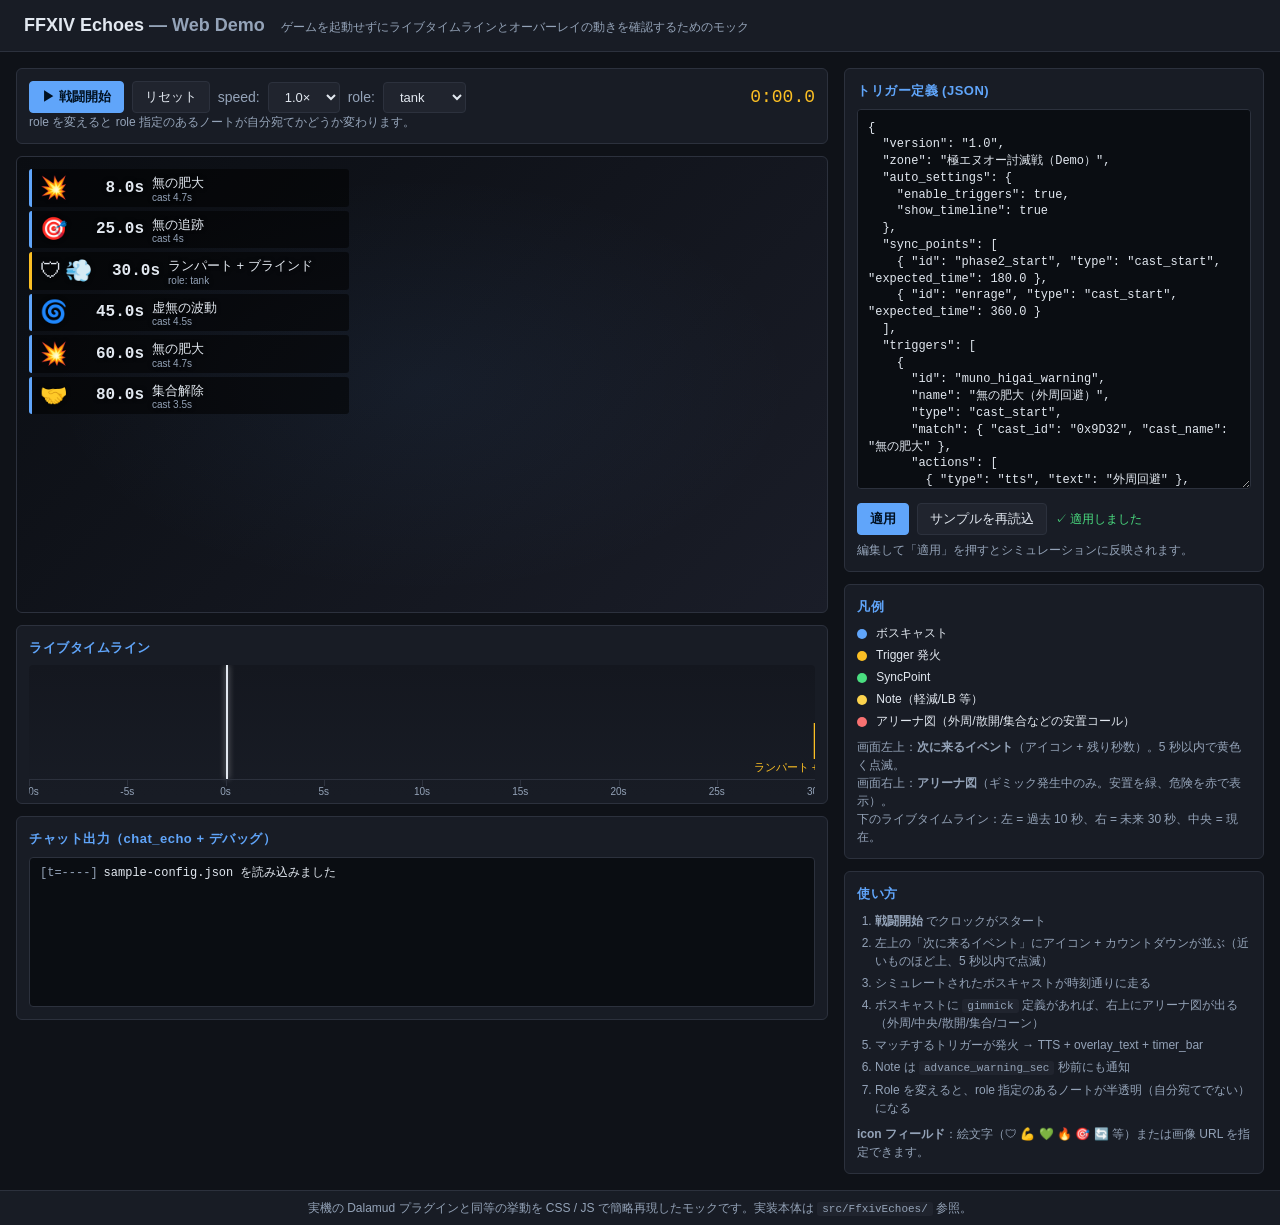
<file: demo/index.html>
<!doctype html>
<html lang="ja">
<head>
    <meta charset="utf-8">
    <meta name="viewport" content="width=device-width, initial-scale=1">
    <title>FFXIV Echoes — Web Demo</title>
    <link rel="stylesheet" href="style.css">
</head>
<body>
    <header class="topbar">
        <h1>FFXIV Echoes <span class="muted">— Web Demo</span></h1>
        <div class="muted small">ゲームを起動せずにライブタイムラインとオーバーレイの動きを確認するためのモック</div>
    </header>

    <main class="layout">
        <!-- ===== 左側：戦闘シミュレーション ===== -->
        <section class="left">
            <div class="panel controls">
                <div class="row">
                    <button id="btn-toggle" class="primary">▶ 戦闘開始</button>
                    <button id="btn-reset">リセット</button>
                    <span class="muted">speed:</span>
                    <select id="speed">
                        <option value="0.5">0.5×</option>
                        <option value="1" selected>1.0×</option>
                        <option value="2">2.0×</option>
                        <option value="4">4.0×</option>
                    </select>
                    <span class="muted">role:</span>
                    <select id="role">
                        <option value="tank">tank</option>
                        <option value="healer">healer</option>
                        <option value="dps">dps</option>
                    </select>
                    <span class="clock" id="clock">0:00.0</span>
                </div>
                <div class="muted small">role を変えると role 指定のあるノートが自分宛てかどうか変わります。</div>
            </div>

            <div class="panel game-area">
                <!-- 次に来るイベントリスト（カウントダウン + アイコン） -->
                <div class="upcoming-list" id="upcoming-list"></div>
                <!-- アリーナ図（ギミック発生中のみ表示） -->
                <div class="arena-view" id="arena-view"></div>
                <!-- タイマーバー一覧 -->
                <div class="timer-bars" id="timer-bars"></div>
            </div>

            <div class="panel timeline-panel">
                <div class="panel-title">ライブタイムライン</div>
                <div id="live-timeline"></div>
            </div>

            <div class="panel chat-panel">
                <div class="panel-title">チャット出力（chat_echo + デバッグ）</div>
                <div id="chat-log" class="chat-log"></div>
            </div>
        </section>

        <!-- ===== 右側：設定 / JSON 編集 ===== -->
        <section class="right">
            <div class="panel">
                <div class="panel-title">トリガー定義 (JSON)</div>
                <textarea id="config-json" spellcheck="false"></textarea>
                <div class="row" style="margin-top: 8px;">
                    <button id="btn-apply" class="primary">適用</button>
                    <button id="btn-load-sample">サンプルを再読込</button>
                    <span id="apply-status" class="muted small"></span>
                </div>
                <div class="muted small" style="margin-top: 6px;">
                    編集して「適用」を押すとシミュレーションに反映されます。
                </div>
            </div>

            <div class="panel">
                <div class="panel-title">凡例</div>
                <ul class="legend">
                    <li><span class="legend-dot" style="background:#60A5FA"></span> ボスキャスト</li>
                    <li><span class="legend-dot" style="background:#FBBF24"></span> Trigger 発火</li>
                    <li><span class="legend-dot" style="background:#4ADE80"></span> SyncPoint</li>
                    <li><span class="legend-dot" style="background:#FCD34D"></span> Note（軽減/LB 等）</li>
                    <li><span class="legend-dot" style="background:#F87171"></span> アリーナ図（外周/散開/集合などの安置コール）</li>
                </ul>
                <div class="muted small">
                    画面左上：<b>次に来るイベント</b>（アイコン + 残り秒数）。5 秒以内で黄色く点滅。<br>
                    画面右上：<b>アリーナ図</b>（ギミック発生中のみ。安置を緑、危険を赤で表示）。<br>
                    下のライブタイムライン：左 = 過去 10 秒、右 = 未来 30 秒、中央 = 現在。
                </div>
            </div>

            <div class="panel">
                <div class="panel-title">使い方</div>
                <ol class="muted small">
                    <li><b>戦闘開始</b> でクロックがスタート</li>
                    <li>左上の「次に来るイベント」にアイコン + カウントダウンが並ぶ（近いものほど上、5 秒以内で点滅）</li>
                    <li>シミュレートされたボスキャストが時刻通りに走る</li>
                    <li>ボスキャストに <code>gimmick</code> 定義があれば、右上にアリーナ図が出る（外周/中央/散開/集合/コーン）</li>
                    <li>マッチするトリガーが発火 → TTS + overlay_text + timer_bar</li>
                    <li>Note は <code>advance_warning_sec</code> 秒前にも通知</li>
                    <li>Role を変えると、role 指定のあるノートが半透明（自分宛てでない）になる</li>
                </ol>
                <div class="muted small" style="margin-top:8px;">
                    <b>icon フィールド</b>：絵文字（🛡 💪 💚 🔥 🎯 🔄 等）または画像 URL を指定できます。
                </div>
            </div>
        </section>
    </main>

    <footer class="bottombar muted small">
        実機の Dalamud プラグインと同等の挙動を CSS / JS で簡略再現したモックです。実装本体は <code>src/FfxivEchoes/</code> 参照。
    </footer>

    <script src="demo.js"></script>
</body>
</html>
</file>
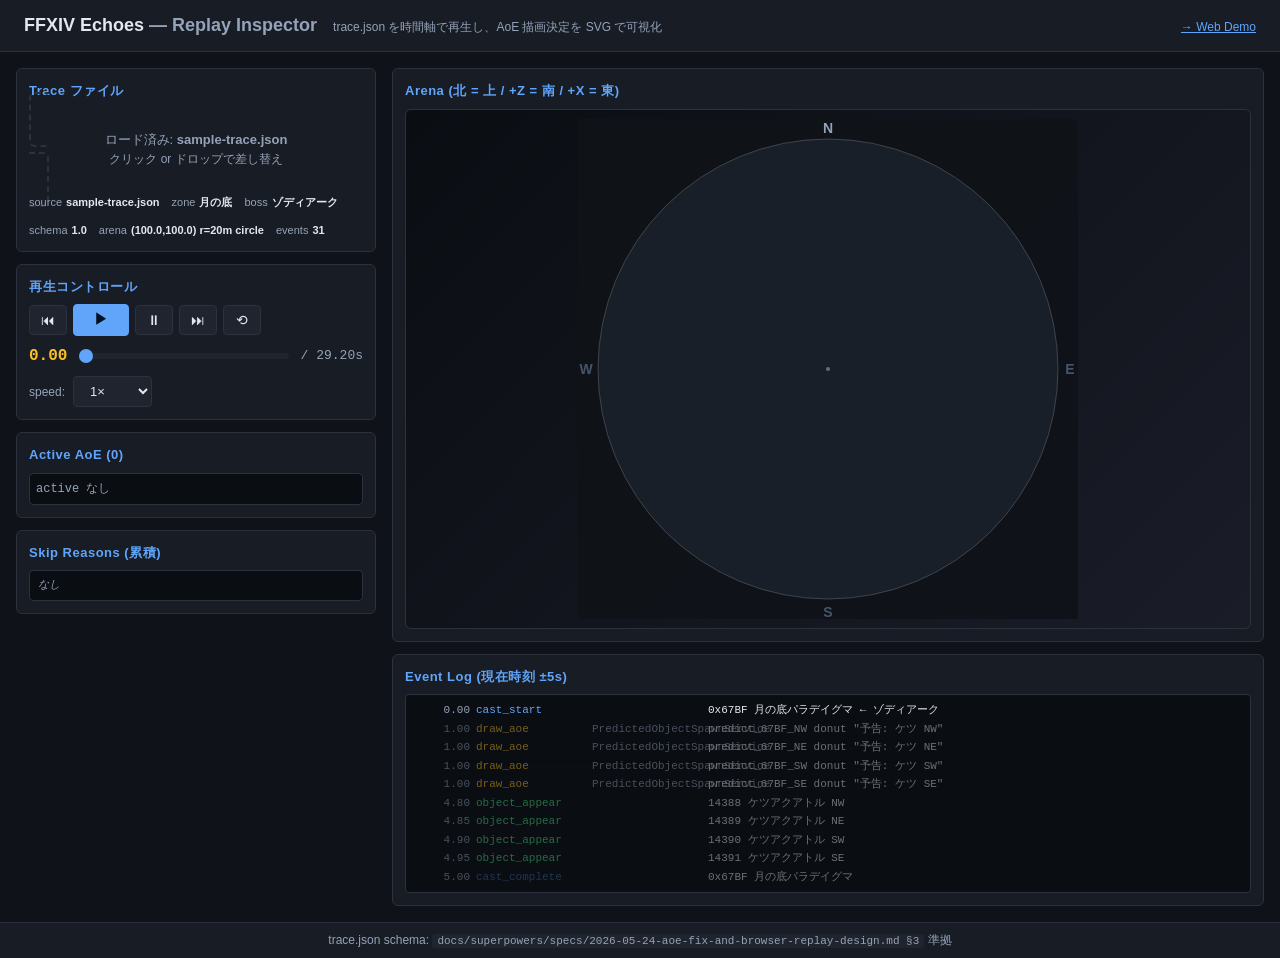
<file: demo/replay.html>
<!doctype html>
<html lang="ja">
<head>
    <meta charset="utf-8">
    <meta name="viewport" content="width=device-width, initial-scale=1">
    <title>FFXIV Echoes — Replay Inspector</title>
    <link rel="stylesheet" href="style.css">
    <link rel="stylesheet" href="replay.css">
</head>
<body>
    <header class="topbar">
        <h1>FFXIV Echoes <span class="muted">— Replay Inspector</span></h1>
        <div class="muted small">trace.json を時間軸で再生し、AoE 描画決定を SVG で可視化</div>
        <div class="muted small" style="margin-left:auto;">
            <a href="index.html" style="color:var(--accent);">→ Web Demo</a>
        </div>
    </header>

    <main class="replay-layout">
        <!-- ===== 左：制御 + リスト ===== -->
        <section class="replay-left">
            <div class="panel">
                <div class="panel-title">Trace ファイル</div>
                <label class="drop-zone" id="drop-zone">
                    <input type="file" id="file-input" accept=".json,application/json">
                    <div id="drop-zone-text">
                        クリック or ドロップで trace.json を読み込み<br>
                        <span class="muted small">（起動時は sample-trace.json を自動ロード）</span>
                    </div>
                </label>
                <div class="meta-row" id="meta-row"></div>
            </div>

            <div class="panel">
                <div class="panel-title">再生コントロール</div>
                <div class="transport">
                    <button id="btn-prev" title="直前の event">⏮</button>
                    <button id="btn-play" class="primary play-btn">▶</button>
                    <button id="btn-pause">⏸</button>
                    <button id="btn-next" title="次の event">⏭</button>
                    <button id="btn-reset" title="先頭へ">⟲</button>
                </div>
                <div class="time-row">
                    <span class="now" id="time-now">0.00</span>
                    <input type="range" id="seek-bar" min="0" max="100" step="0.01" value="0">
                    <span class="total" id="time-total">/ 0.00s</span>
                </div>
                <div class="speed-row">
                    <span class="muted">speed:</span>
                    <select id="speed-select">
                        <option value="0.25">0.25×</option>
                        <option value="0.5">0.5×</option>
                        <option value="1" selected>1×</option>
                        <option value="2">2×</option>
                        <option value="4">4×</option>
                    </select>
                </div>
            </div>

            <div class="panel">
                <div class="panel-title">Active AoE (<span id="active-count">0</span>)</div>
                <div class="active-aoe-list" id="active-aoe-list">
                    <div class="muted small">trace 未ロード</div>
                </div>
            </div>

            <div class="panel">
                <div class="panel-title">Skip Reasons (累積)</div>
                <div class="skip-reasons" id="skip-reasons">
                    <div class="empty">なし</div>
                </div>
            </div>
        </section>

        <!-- ===== 右：アリーナ + イベントログ ===== -->
        <section class="replay-right">
            <div class="panel">
                <div class="panel-title">Arena (北 = 上 / +Z = 南 / +X = 東)</div>
                <div class="arena-stage" id="arena-stage">
                    <div class="muted small">trace 未ロード</div>
                </div>
            </div>

            <div class="panel">
                <div class="panel-title">Event Log (現在時刻 ±5s)</div>
                <div class="event-log" id="event-log">
                    <div class="muted small">trace 未ロード</div>
                </div>
            </div>
        </section>
    </main>

    <footer class="bottombar muted small">
        trace.json schema: <code>docs/superpowers/specs/2026-05-24-aoe-fix-and-browser-replay-design.md §3</code> 準拠
    </footer>

    <script src="lib/arena-svg.js"></script>
    <script src="lib/trace-player.js"></script>
    <script src="replay.js"></script>
</body>
</html>
</file>
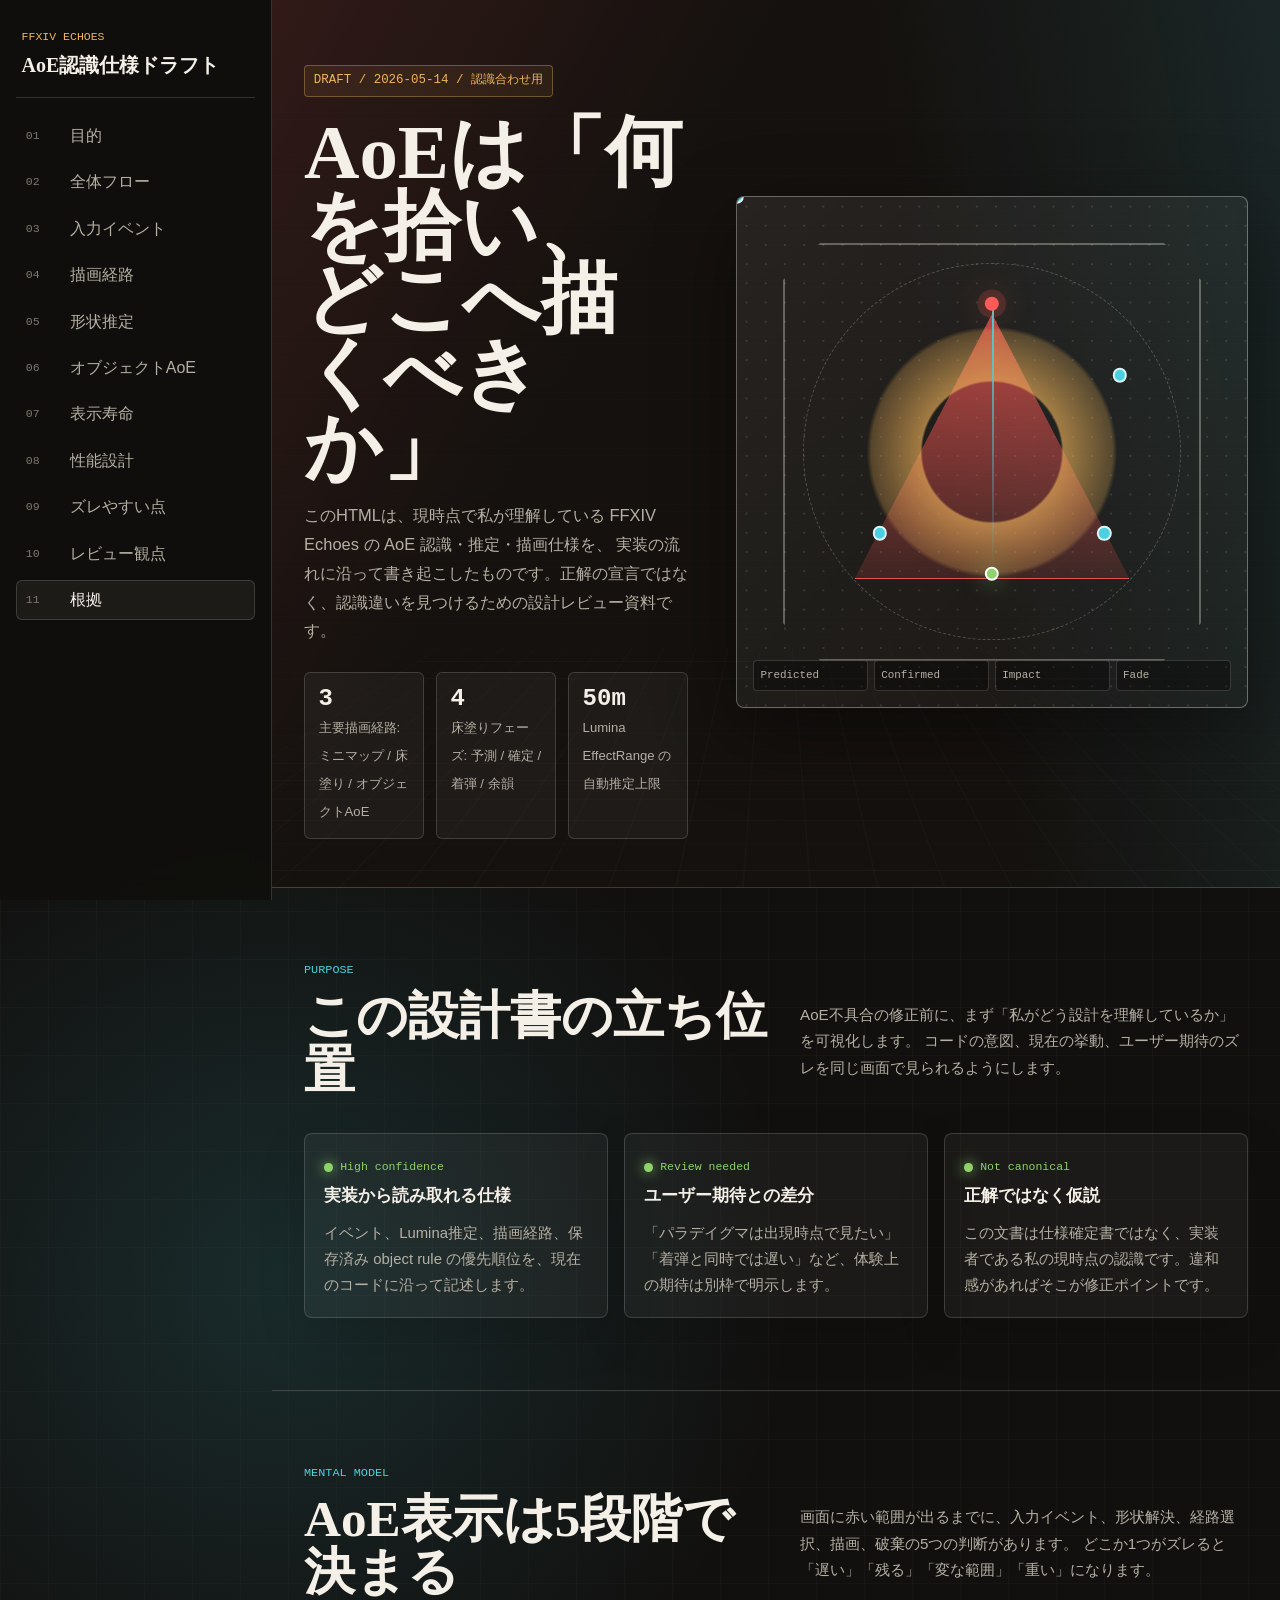
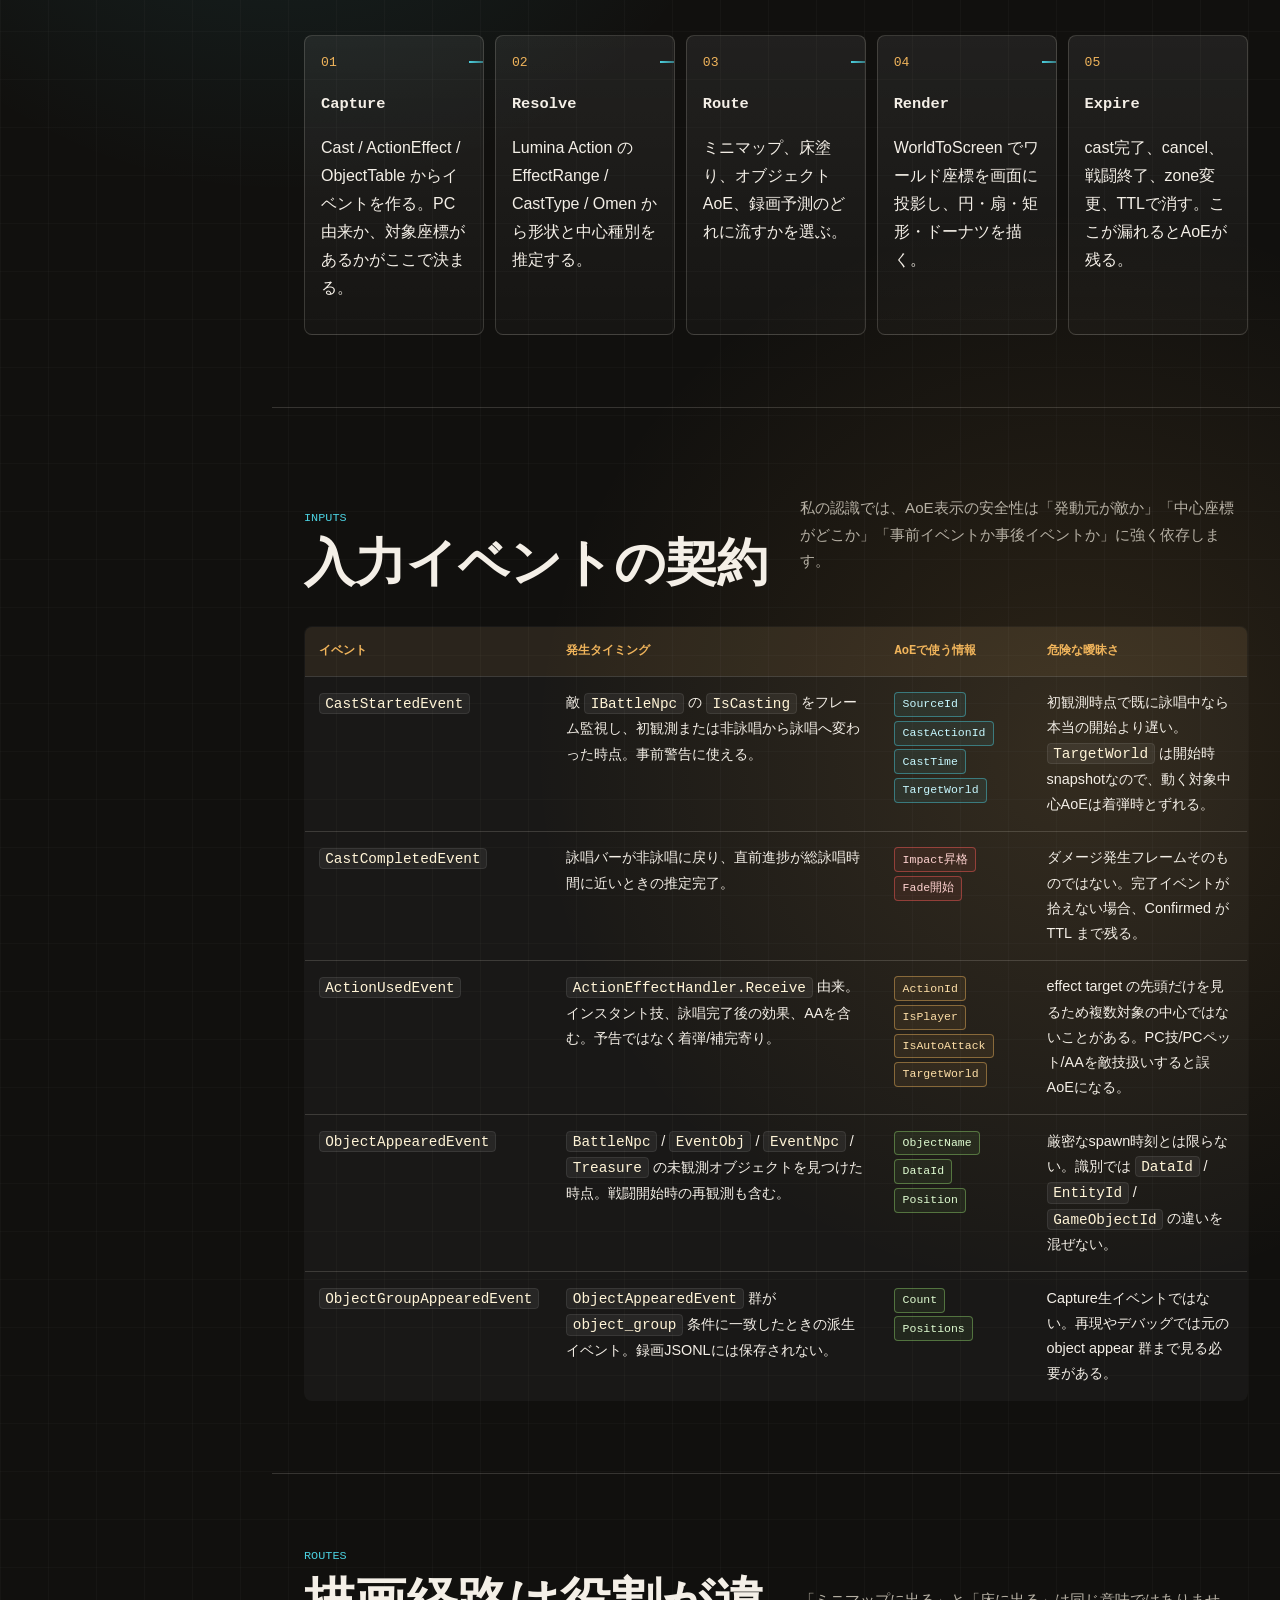
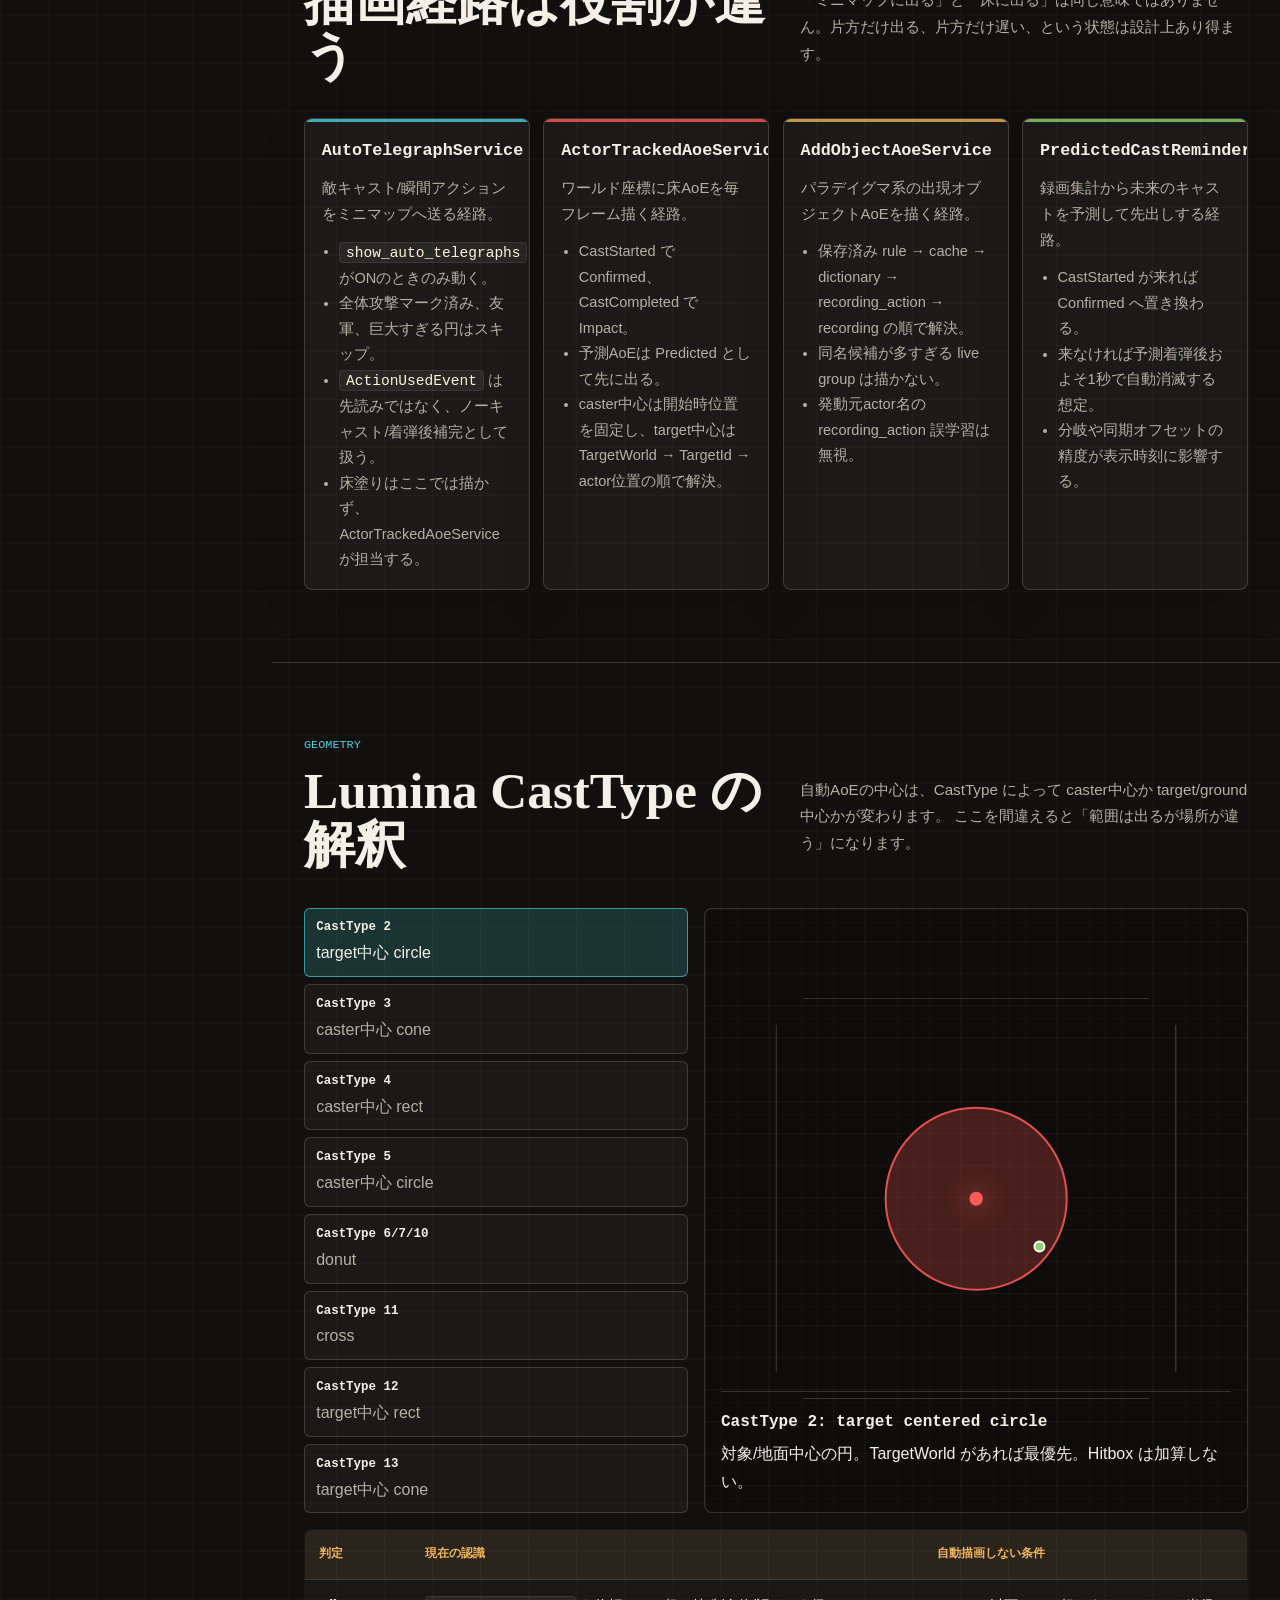
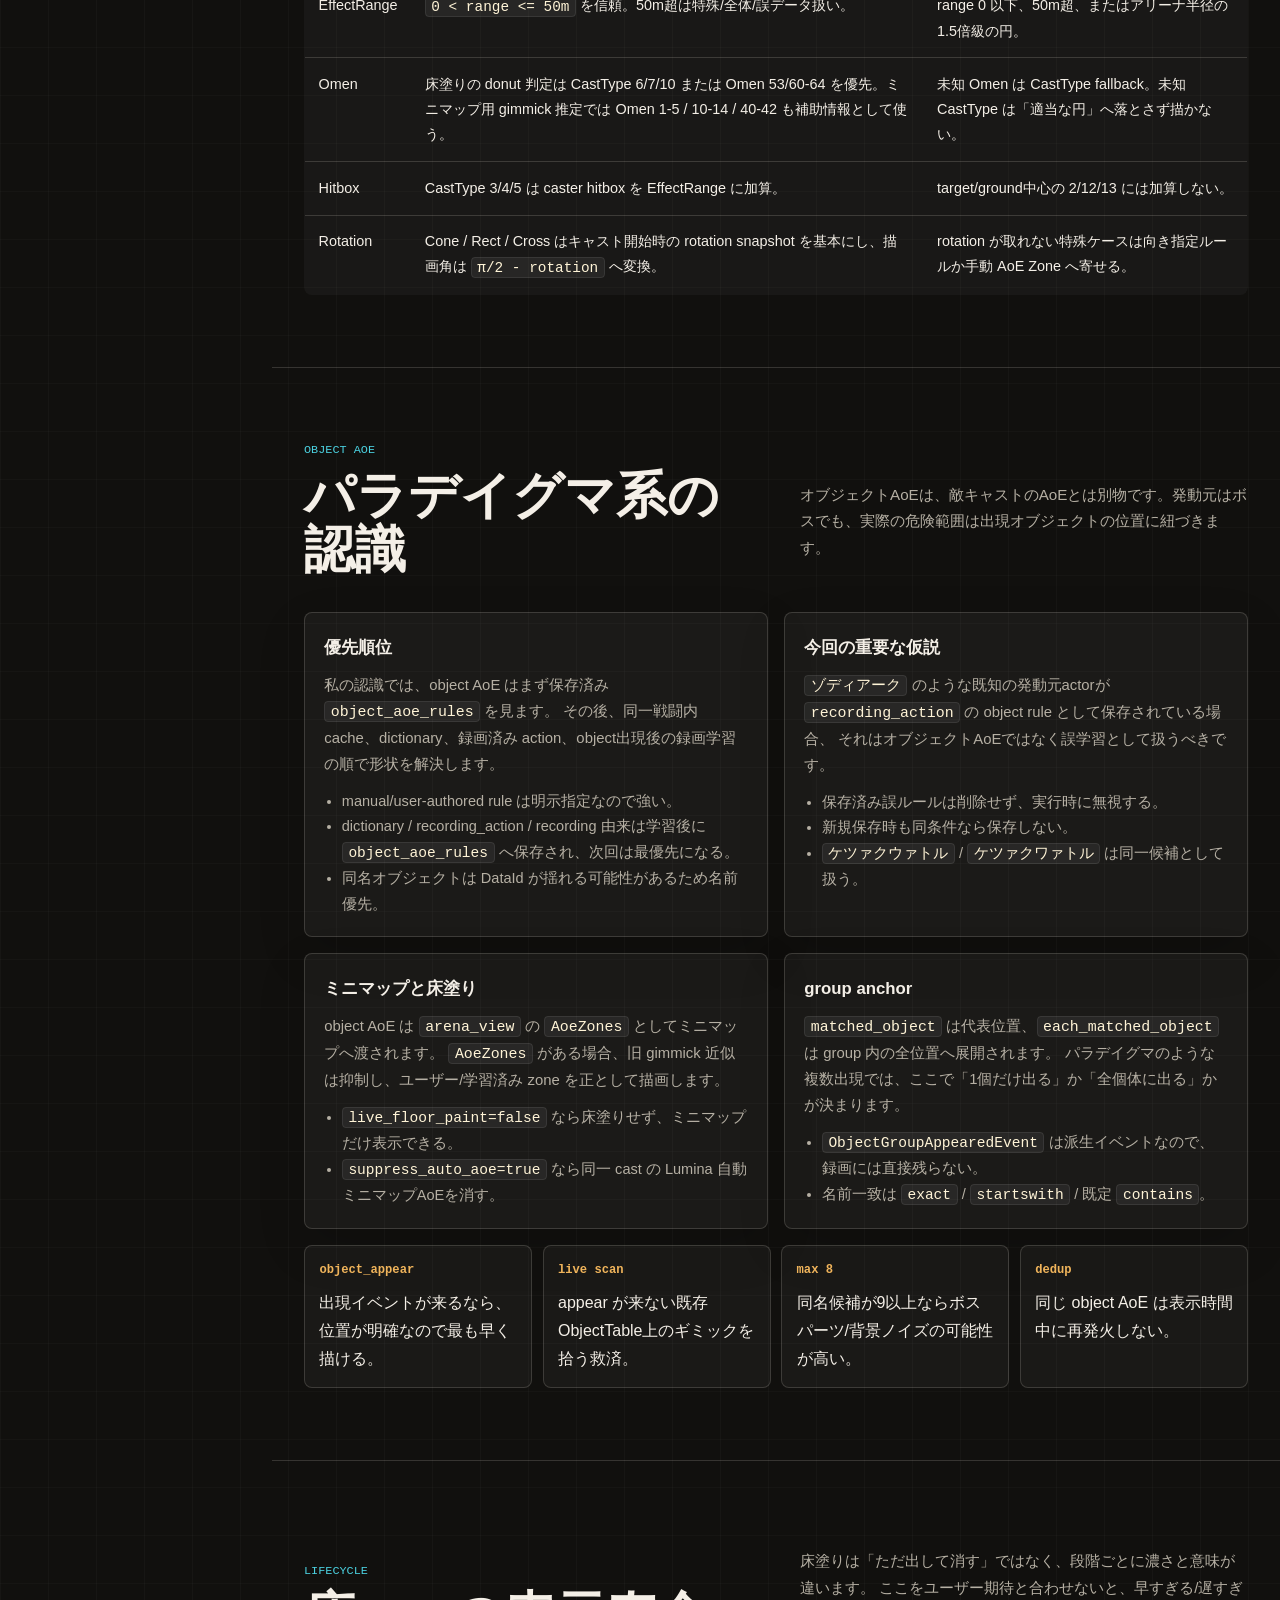
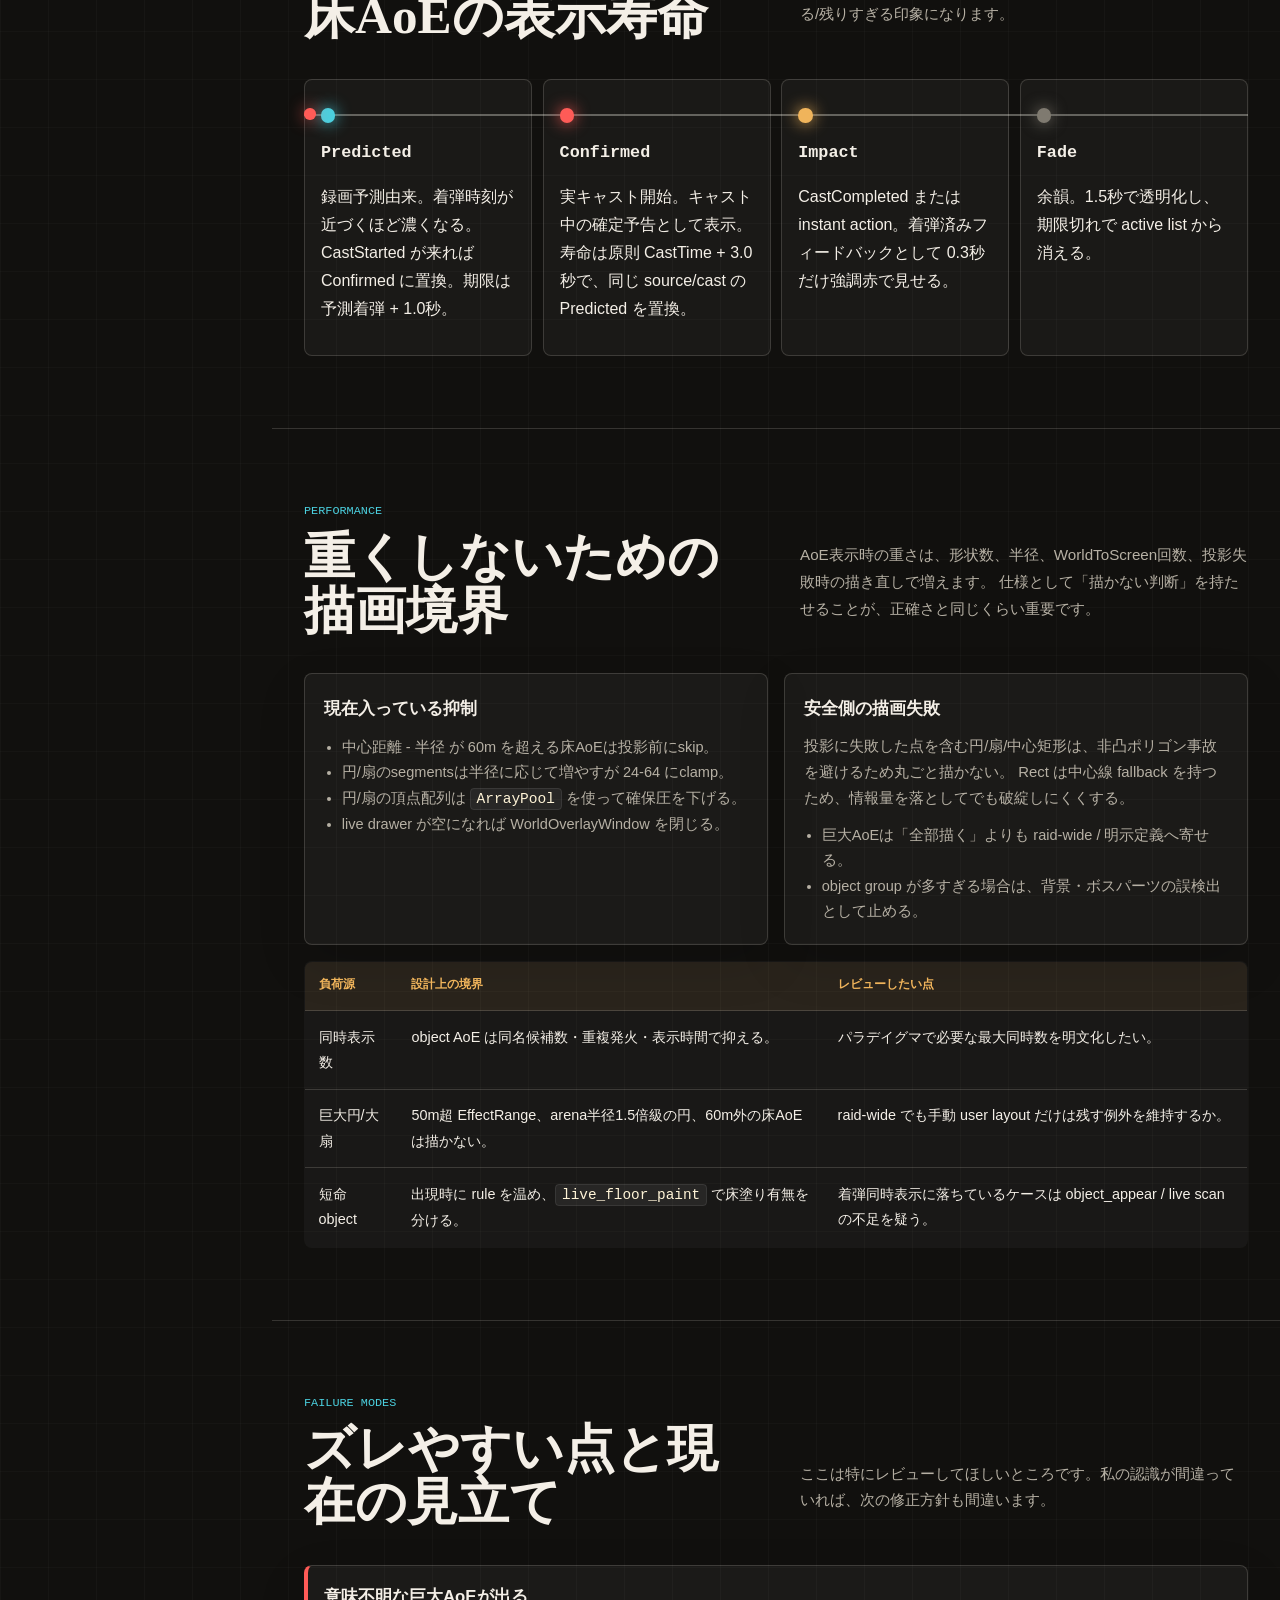
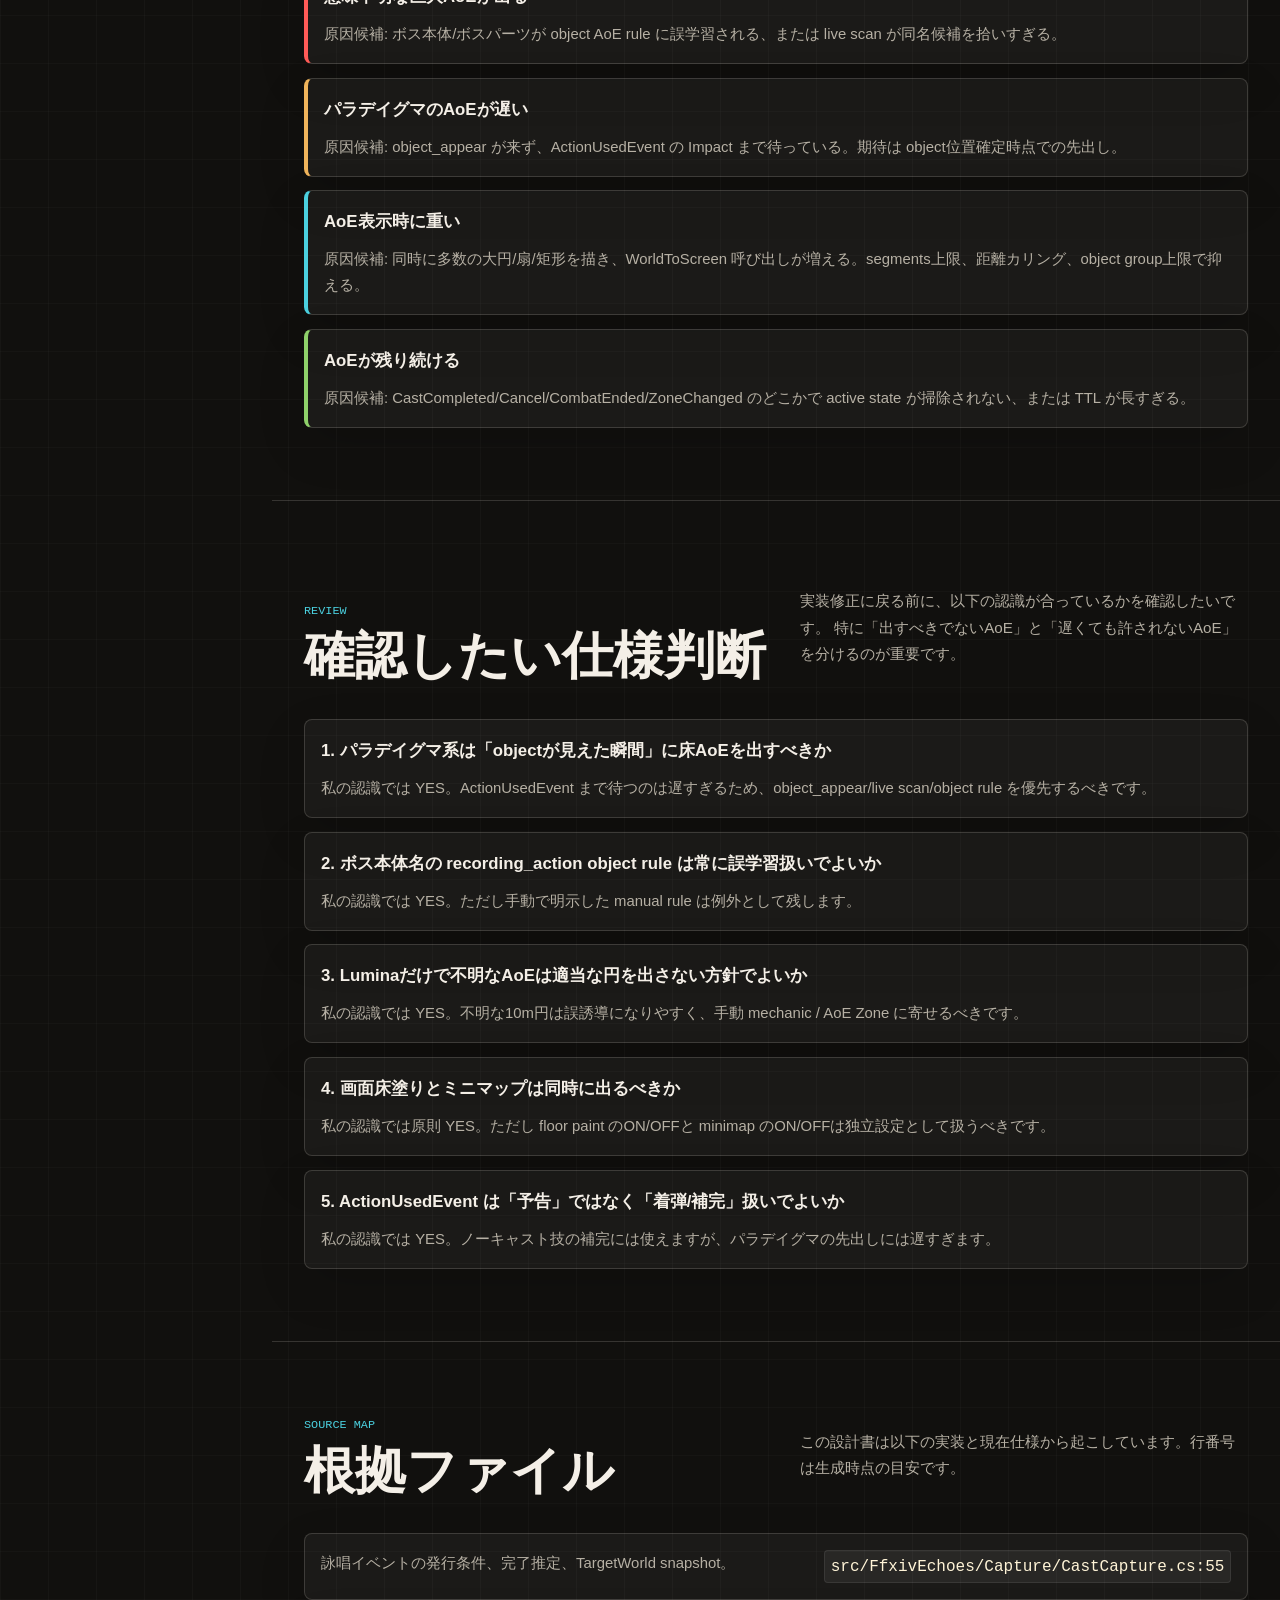
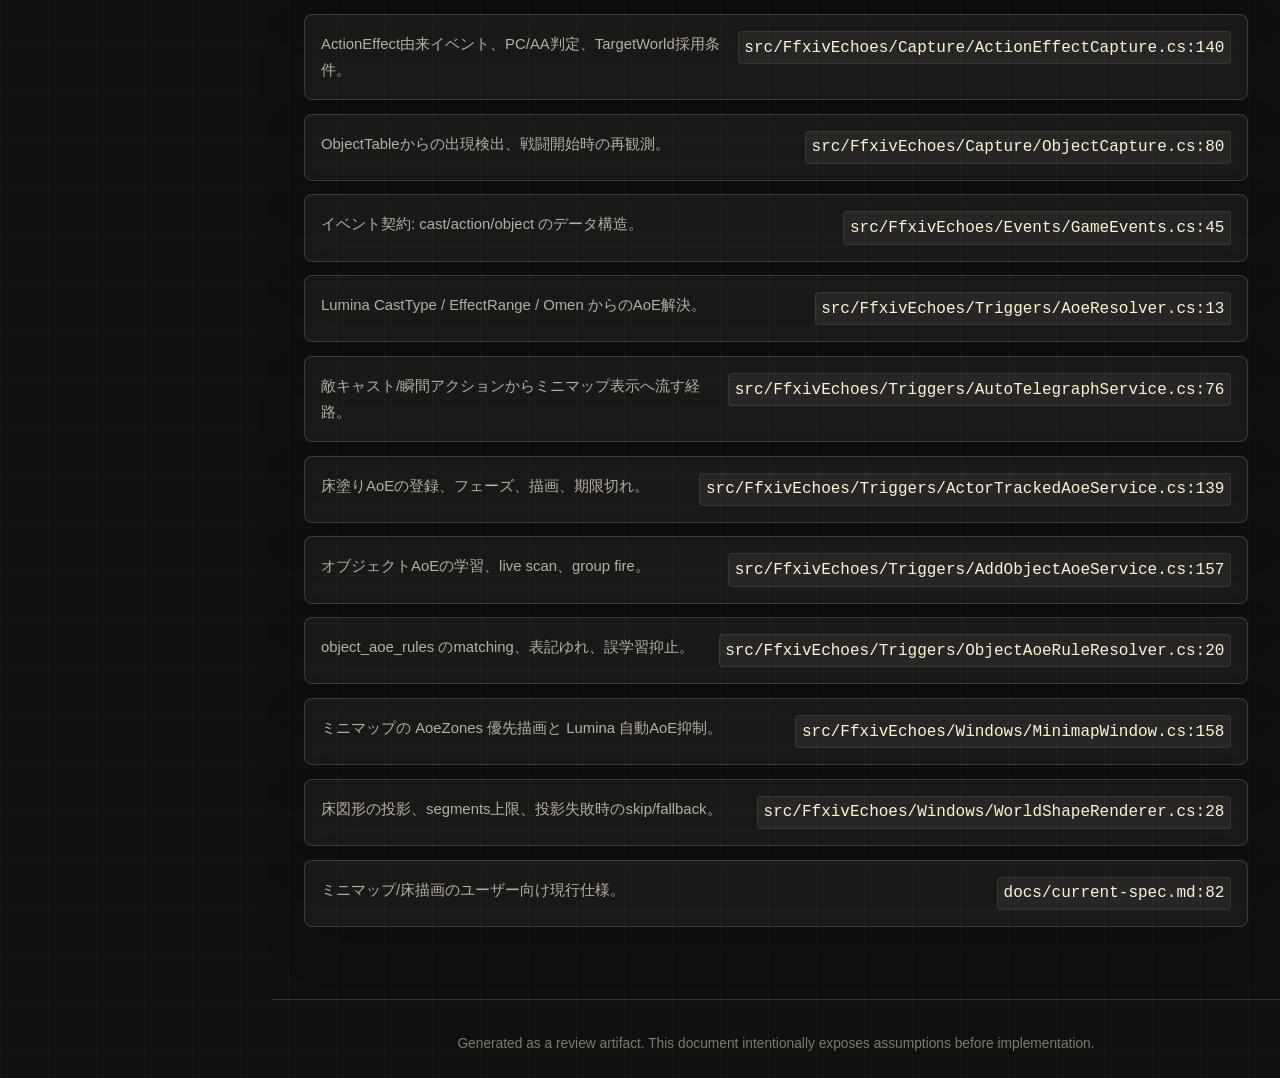
<file: docs/aoe-recognition-design.html>
<!doctype html>
<html lang="ja">
<head>
  <meta charset="utf-8">
  <meta name="viewport" content="width=device-width, initial-scale=1">
  <title>FFXIV Echoes AoE認識仕様ドラフト</title>
  <style>
    :root {
      --ink: #f4efe7;
      --muted: #b6b0a4;
      --dim: #7f7a70;
      --bg: #11100e;
      --panel: #1b1814;
      --panel-2: #231e18;
      --line: rgba(244, 239, 231, 0.16);
      --line-strong: rgba(244, 239, 231, 0.34);
      --red: #ff5b57;
      --red-soft: rgba(255, 91, 87, 0.28);
      --amber: #f0b45b;
      --amber-soft: rgba(240, 180, 91, 0.24);
      --cyan: #4bd0df;
      --cyan-soft: rgba(75, 208, 223, 0.18);
      --green: #8fd16a;
      --green-soft: rgba(143, 209, 106, 0.18);
      --violet: #b18cff;
      --shadow: rgba(0, 0, 0, 0.38);
      --mono: "Cascadia Code", "SFMono-Regular", Consolas, monospace;
      --serif: "Yu Mincho", "Hiragino Mincho ProN", "Iowan Old Style", Georgia, serif;
      --sans: "Yu Gothic UI", "Hiragino Sans", "Meiryo", sans-serif;
      color-scheme: dark;
    }

    * {
      box-sizing: border-box;
    }

    html {
      scroll-behavior: smooth;
    }

    body {
      margin: 0;
      min-width: 320px;
      color: var(--ink);
      background:
        linear-gradient(90deg, rgba(255,255,255,0.025) 1px, transparent 1px),
        linear-gradient(0deg, rgba(255,255,255,0.018) 1px, transparent 1px),
        radial-gradient(circle at 22% 12%, rgba(75, 208, 223, 0.14), transparent 32rem),
        radial-gradient(circle at 84% 22%, rgba(240, 180, 91, 0.12), transparent 34rem),
        var(--bg);
      background-size: 48px 48px, 48px 48px, auto, auto, auto;
      font-family: var(--sans);
      line-height: 1.75;
      letter-spacing: 0;
    }

    body::before {
      content: "";
      position: fixed;
      inset: 0;
      pointer-events: none;
      opacity: 0.28;
      background-image:
        linear-gradient(rgba(255,255,255,0.03) 1px, transparent 1px),
        linear-gradient(90deg, rgba(255,255,255,0.025) 1px, transparent 1px);
      background-size: 7px 7px;
      mask-image: linear-gradient(to bottom, transparent, black 12%, black 88%, transparent);
      z-index: 5;
    }

    a {
      color: var(--cyan);
      text-decoration: none;
    }

    a:hover {
      color: var(--amber);
    }

    code {
      font-family: var(--mono);
      color: #fff4d7;
      background: rgba(255,255,255,0.06);
      border: 1px solid rgba(255,255,255,0.08);
      padding: 0.1rem 0.35rem;
      border-radius: 4px;
    }

    .layout {
      display: grid;
      grid-template-columns: 17rem minmax(0, 1fr);
      min-height: 100vh;
    }

    .rail {
      position: sticky;
      top: 0;
      height: 100vh;
      padding: 1.25rem 1rem;
      border-right: 1px solid var(--line);
      background: rgba(16, 14, 12, 0.86);
      backdrop-filter: blur(12px);
      z-index: 10;
      overflow-y: auto;
    }

    .brand {
      display: grid;
      gap: 0.35rem;
      padding: 0.45rem 0.35rem 1.2rem;
      border-bottom: 1px solid var(--line);
    }

    .brand small {
      color: var(--amber);
      font-family: var(--mono);
      font-size: 0.72rem;
      text-transform: uppercase;
    }

    .brand strong {
      font-family: var(--serif);
      font-size: 1.25rem;
      line-height: 1.25;
    }

    .nav {
      display: grid;
      gap: 0.35rem;
      margin-top: 1.1rem;
    }

    .nav a {
      display: grid;
      grid-template-columns: 2.2rem 1fr;
      align-items: center;
      gap: 0.55rem;
      min-height: 2.55rem;
      color: var(--muted);
      border: 1px solid transparent;
      border-radius: 6px;
      padding: 0.3rem 0.55rem;
      transition: border-color 160ms ease, color 160ms ease, background 160ms ease;
    }

    .nav a span:first-child {
      font-family: var(--mono);
      color: var(--dim);
      font-size: 0.72rem;
    }

    .nav a:hover,
    .nav a.is-active {
      color: var(--ink);
      background: rgba(255,255,255,0.055);
      border-color: var(--line);
    }

    main {
      min-width: 0;
    }

    .hero {
      position: relative;
      display: grid;
      min-height: 76vh;
      overflow: hidden;
      border-bottom: 1px solid var(--line);
      background:
        linear-gradient(120deg, rgba(255, 91, 87, 0.12), transparent 34%),
        linear-gradient(260deg, rgba(75, 208, 223, 0.11), transparent 36%),
        #14110e;
    }

    .hero-grid {
      position: absolute;
      inset: 0;
      background:
        linear-gradient(rgba(244,239,231,0.06) 1px, transparent 1px),
        linear-gradient(90deg, rgba(244,239,231,0.045) 1px, transparent 1px);
      background-size: 3rem 3rem;
      transform: perspective(900px) rotateX(63deg) translateY(8rem) scale(1.4);
      transform-origin: bottom;
      opacity: 0.5;
    }

    .hero-content {
      position: relative;
      display: grid;
      grid-template-columns: minmax(0, 1fr) minmax(21rem, 32rem);
      align-items: center;
      gap: 3rem;
      width: min(1180px, calc(100% - 4rem));
      margin: 0 auto;
      padding: 4rem 0 3rem;
      z-index: 1;
    }

    .hero-copy {
      max-width: 48rem;
    }

    .eyebrow {
      display: inline-flex;
      align-items: center;
      gap: 0.6rem;
      color: var(--amber);
      font-family: var(--mono);
      font-size: 0.78rem;
      text-transform: uppercase;
      border: 1px solid rgba(240, 180, 91, 0.35);
      background: rgba(240, 180, 91, 0.08);
      padding: 0.25rem 0.55rem;
      border-radius: 4px;
    }

    h1 {
      margin: 1.2rem 0 1rem;
      font-family: var(--serif);
      font-size: clamp(2.65rem, 6vw, 6rem);
      line-height: 0.96;
      font-weight: 700;
      letter-spacing: 0;
    }

    .lead {
      max-width: 43rem;
      color: var(--muted);
      font-size: 1.03rem;
    }

    .hero-stats {
      display: grid;
      grid-template-columns: repeat(3, minmax(0, 1fr));
      gap: 0.75rem;
      margin-top: 1.65rem;
    }

    .stat {
      min-height: 5.6rem;
      padding: 0.85rem;
      border: 1px solid var(--line);
      background: rgba(255,255,255,0.045);
      border-radius: 6px;
    }

    .stat strong {
      display: block;
      color: var(--ink);
      font-family: var(--mono);
      font-size: 1.5rem;
      line-height: 1.1;
    }

    .stat span {
      color: var(--muted);
      font-size: 0.82rem;
    }

    .arena-stage {
      position: relative;
      aspect-ratio: 1;
      min-height: 20rem;
      border: 1px solid var(--line-strong);
      border-radius: 8px;
      background:
        radial-gradient(circle, rgba(244,239,231,0.12) 1px, transparent 1px),
        linear-gradient(135deg, rgba(255,255,255,0.08), rgba(255,255,255,0.025));
      background-size: 1.2rem 1.2rem, auto;
      box-shadow: 0 24px 80px var(--shadow);
      overflow: hidden;
    }

    .arena-stage::before {
      content: "";
      position: absolute;
      inset: 9%;
      border: 2px solid rgba(244, 239, 231, 0.32);
      clip-path: polygon(9% 0, 91% 0, 100% 9%, 100% 91%, 91% 100%, 9% 100%, 0 91%, 0 9%);
    }

    .arena-stage::after {
      content: "";
      position: absolute;
      inset: 13%;
      border: 1px dashed rgba(244, 239, 231, 0.24);
      border-radius: 50%;
    }

    .boss-dot,
    .self-dot,
    .object-dot {
      position: absolute;
      width: 0.9rem;
      height: 0.9rem;
      border-radius: 50%;
      transform: translate(-50%, -50%);
      z-index: 2;
    }

    .boss-dot {
      left: 50%;
      top: 21%;
      background: var(--red);
      box-shadow: 0 0 0 0.45rem rgba(255, 91, 87, 0.18), 0 0 2rem rgba(255, 91, 87, 0.55);
    }

    .self-dot {
      left: 50%;
      top: 74%;
      background: var(--green);
      border: 2px solid white;
      box-shadow: 0 0 1.5rem rgba(143, 209, 106, 0.7);
    }

    .object-dot {
      background: var(--cyan);
      border: 2px solid rgba(255,255,255,0.8);
      animation: objectPulse 2.4s ease-in-out infinite;
    }

    .object-dot:nth-of-type(3) { left: 25%; top: 35%; animation-delay: 0.1s; }
    .object-dot:nth-of-type(4) { left: 75%; top: 35%; animation-delay: 0.35s; }
    .object-dot:nth-of-type(5) { left: 28%; top: 66%; animation-delay: 0.6s; }
    .object-dot:nth-of-type(6) { left: 72%; top: 66%; animation-delay: 0.85s; }

    .aoe-cone {
      position: absolute;
      left: 50%;
      top: 23%;
      width: 54%;
      height: 52%;
      transform: translate(-50%, 0);
      transform-origin: 50% 0;
      clip-path: polygon(50% 0, 0 100%, 100% 100%);
      background: linear-gradient(to bottom, rgba(255,91,87,0.7), rgba(255,91,87,0.14));
      border-bottom: 1px solid rgba(255,91,87,0.65);
      filter: blur(0.2px);
      animation: coneSweep 5.4s ease-in-out infinite;
    }

    .aoe-ring {
      position: absolute;
      left: 50%;
      top: 50%;
      width: 62%;
      height: 62%;
      transform: translate(-50%, -50%);
      border-radius: 50%;
      background:
        radial-gradient(circle, transparent 31%, rgba(240,180,91,0.62) 32%, rgba(240,180,91,0.26) 54%, transparent 56%);
      animation: ringWarn 4.8s ease-in-out infinite;
    }

    .cast-thread {
      position: absolute;
      left: 50%;
      top: 21%;
      width: 2px;
      height: 53%;
      transform-origin: top;
      background: linear-gradient(to bottom, var(--cyan), transparent);
      animation: threadLock 3.6s ease-in-out infinite;
    }

    .phase-strip {
      position: absolute;
      left: 1rem;
      right: 1rem;
      bottom: 1rem;
      display: grid;
      grid-template-columns: repeat(4, 1fr);
      gap: 0.35rem;
      font-family: var(--mono);
      font-size: 0.68rem;
      z-index: 3;
    }

    .phase-strip span {
      position: relative;
      overflow: hidden;
      padding: 0.3rem 0.4rem;
      border: 1px solid var(--line);
      background: rgba(0,0,0,0.34);
      color: var(--muted);
      border-radius: 4px;
    }

    .phase-strip span::after {
      content: "";
      position: absolute;
      inset: 0;
      transform: translateX(-100%);
      background: rgba(255,91,87,0.22);
      animation: phaseFill 6s linear infinite;
    }

    .phase-strip span:nth-child(2)::after { animation-delay: 1.5s; }
    .phase-strip span:nth-child(3)::after { animation-delay: 3s; }
    .phase-strip span:nth-child(4)::after { animation-delay: 4.5s; }

    section {
      scroll-margin-top: 1rem;
      border-bottom: 1px solid var(--line);
    }

    .section-inner {
      width: min(1120px, calc(100% - 4rem));
      margin: 0 auto;
      padding: 4.5rem 0;
    }

    .section-head {
      display: grid;
      grid-template-columns: minmax(0, 1fr) minmax(18rem, 28rem);
      gap: 2rem;
      align-items: end;
      margin-bottom: 2.25rem;
    }

    h2 {
      margin: 0;
      font-family: var(--serif);
      font-size: clamp(2rem, 4vw, 3.5rem);
      line-height: 1.05;
      letter-spacing: 0;
    }

    h3 {
      margin: 0 0 0.6rem;
      font-size: 1.05rem;
      color: var(--ink);
    }

    .section-note {
      color: var(--muted);
      font-size: 0.95rem;
    }

    .kicker {
      display: block;
      margin-bottom: 0.5rem;
      color: var(--cyan);
      font-family: var(--mono);
      font-size: 0.74rem;
      text-transform: uppercase;
    }

    .grid-2,
    .grid-3 {
      display: grid;
      gap: 1rem;
    }

    .grid-2 {
      grid-template-columns: repeat(2, minmax(0, 1fr));
    }

    .grid-3 {
      grid-template-columns: repeat(3, minmax(0, 1fr));
    }

    .panel,
    .lane,
    .source-item,
    .risk-item,
    .question {
      border: 1px solid var(--line);
      background: rgba(255,255,255,0.045);
      border-radius: 8px;
      box-shadow: 0 18px 50px rgba(0,0,0,0.12);
    }

    .panel {
      padding: 1.2rem;
    }

    .panel p,
    .lane p,
    .source-item p,
    .risk-item p,
    .question p {
      margin: 0;
      color: var(--muted);
      font-size: 0.93rem;
    }

    .confidence {
      display: inline-flex;
      align-items: center;
      min-height: 1.6rem;
      gap: 0.45rem;
      color: var(--green);
      font-family: var(--mono);
      font-size: 0.72rem;
    }

    .confidence::before {
      content: "";
      width: 0.55rem;
      height: 0.55rem;
      border-radius: 50%;
      background: var(--green);
      box-shadow: 0 0 0.8rem var(--green);
    }

    .flow {
      display: grid;
      grid-template-columns: repeat(5, minmax(0, 1fr));
      gap: 0.65rem;
      align-items: stretch;
      counter-reset: flow;
    }

    .flow-step {
      position: relative;
      min-height: 11rem;
      padding: 1rem;
      border: 1px solid var(--line);
      background:
        linear-gradient(180deg, rgba(255,255,255,0.07), rgba(255,255,255,0.025));
      border-radius: 8px;
      overflow: hidden;
    }

    .flow-step::before {
      counter-increment: flow;
      content: "0" counter(flow);
      display: block;
      margin-bottom: 1rem;
      color: var(--amber);
      font-family: var(--mono);
      font-size: 0.82rem;
    }

    .flow-step::after {
      content: "";
      position: absolute;
      top: 1.55rem;
      right: -0.9rem;
      width: 1.8rem;
      height: 2px;
      background: linear-gradient(90deg, var(--cyan), transparent);
      animation: pulseLine 1.8s ease-in-out infinite;
    }

    .flow-step:last-child::after {
      display: none;
    }

    .flow-step h3 {
      font-family: var(--mono);
      font-size: 0.96rem;
    }

    .event-table,
    .matrix {
      width: 100%;
      border-collapse: collapse;
      overflow: hidden;
      border: 1px solid var(--line);
      border-radius: 8px;
      background: rgba(255,255,255,0.035);
    }

    .event-table th,
    .event-table td,
    .matrix th,
    .matrix td {
      padding: 0.85rem;
      border-bottom: 1px solid var(--line);
      text-align: left;
      vertical-align: top;
      font-size: 0.9rem;
    }

    .event-table th,
    .matrix th {
      color: var(--amber);
      font-family: var(--mono);
      font-size: 0.76rem;
      background: rgba(240, 180, 91, 0.08);
    }

    .event-table tr:last-child td,
    .matrix tr:last-child td {
      border-bottom: 0;
    }

    .tag {
      display: inline-flex;
      align-items: center;
      min-height: 1.55rem;
      margin: 0.12rem 0.14rem 0.12rem 0;
      padding: 0 0.45rem;
      border: 1px solid var(--line);
      border-radius: 4px;
      color: var(--muted);
      font-family: var(--mono);
      font-size: 0.72rem;
      white-space: nowrap;
    }

    .tag.red { color: #ffd2d0; border-color: rgba(255,91,87,0.45); background: rgba(255,91,87,0.08); }
    .tag.cyan { color: #c7f8ff; border-color: rgba(75,208,223,0.45); background: rgba(75,208,223,0.08); }
    .tag.amber { color: #ffe0a8; border-color: rgba(240,180,91,0.45); background: rgba(240,180,91,0.08); }
    .tag.green { color: #defbd0; border-color: rgba(143,209,106,0.45); background: rgba(143,209,106,0.08); }

    .lanes {
      display: grid;
      grid-template-columns: repeat(4, minmax(0, 1fr));
      gap: 0.85rem;
    }

    .lane {
      position: relative;
      min-height: 17rem;
      padding: 1.05rem;
      overflow: hidden;
    }

    .lane::before {
      content: "";
      position: absolute;
      inset: 0;
      border-top: 3px solid var(--lane-color, var(--cyan));
      opacity: 0.8;
      pointer-events: none;
    }

    .lane h3 {
      font-family: var(--mono);
    }

    .lane ul,
    .risk-item ul,
    .panel ul {
      margin: 0.75rem 0 0;
      padding-left: 1.1rem;
      color: var(--muted);
      font-size: 0.91rem;
    }

    .shape-lab {
      display: grid;
      grid-template-columns: minmax(16rem, 24rem) minmax(0, 1fr);
      gap: 1rem;
      align-items: stretch;
    }

    .shape-controls {
      display: grid;
      gap: 0.45rem;
    }

    .shape-button {
      width: 100%;
      min-height: 3rem;
      border: 1px solid var(--line);
      background: rgba(255,255,255,0.04);
      color: var(--muted);
      font: inherit;
      text-align: left;
      border-radius: 6px;
      padding: 0.55rem 0.7rem;
      cursor: pointer;
    }

    .shape-button strong {
      display: block;
      color: var(--ink);
      font-family: var(--mono);
      font-size: 0.78rem;
    }

    .shape-button[aria-pressed="true"] {
      border-color: rgba(75,208,223,0.65);
      background: var(--cyan-soft);
      color: var(--ink);
    }

    .shape-display {
      position: relative;
      min-height: 26rem;
      border: 1px solid var(--line);
      border-radius: 8px;
      overflow: hidden;
      background:
        linear-gradient(rgba(244,239,231,0.045) 1px, transparent 1px),
        linear-gradient(90deg, rgba(244,239,231,0.035) 1px, transparent 1px),
        rgba(0,0,0,0.22);
      background-size: 2rem 2rem;
    }

    .shape-arena {
      position: absolute;
      left: 50%;
      top: 48%;
      width: min(74%, 28rem);
      aspect-ratio: 1;
      transform: translate(-50%, -50%);
      border: 1px solid var(--line-strong);
      border-radius: 50%;
    }

    .shape-arena.square {
      border-radius: 6px;
      clip-path: polygon(7% 0, 93% 0, 100% 7%, 100% 93%, 93% 100%, 7% 100%, 0 93%, 0 7%);
    }

    .shape-actor {
      position: absolute;
      left: 50%;
      top: 50%;
      width: 0.85rem;
      height: 0.85rem;
      border-radius: 50%;
      transform: translate(-50%, -50%);
      background: var(--red);
      z-index: 2;
      box-shadow: 0 0 1.5rem rgba(255,91,87,0.8);
    }

    .shape-target {
      position: absolute;
      left: 66%;
      top: 62%;
      width: 0.75rem;
      height: 0.75rem;
      border-radius: 50%;
      transform: translate(-50%, -50%);
      background: var(--green);
      border: 2px solid white;
      z-index: 2;
    }

    .shape {
      position: absolute;
      left: 50%;
      top: 50%;
      transform: translate(-50%, -50%);
      opacity: 0.88;
      transition: 220ms ease;
      animation: shapeBreathe 2.6s ease-in-out infinite;
    }

    .shape.circle {
      width: 46%;
      height: 46%;
      border-radius: 50%;
      background: var(--red-soft);
      border: 2px solid var(--red);
    }

    .shape.donut {
      width: 62%;
      height: 62%;
      border-radius: 50%;
      background: radial-gradient(circle, transparent 33%, var(--amber-soft) 34%, rgba(240,180,91,0.5) 72%, transparent 73%);
      border: 2px solid var(--amber);
    }

    .shape.cone {
      width: 58%;
      height: 58%;
      top: 50%;
      clip-path: polygon(50% 0, 0 100%, 100% 100%);
      background: linear-gradient(to bottom, rgba(255,91,87,0.58), rgba(255,91,87,0.12));
      transform: translate(-50%, -50%) rotate(180deg);
    }

    .shape.rect {
      width: 22%;
      height: 70%;
      background: rgba(255,91,87,0.34);
      border: 2px solid var(--red);
      border-radius: 2px;
      transform: translate(-50%, -50%) rotate(22deg);
    }

    .shape.cross {
      width: 62%;
      height: 62%;
      background:
        linear-gradient(90deg, transparent 38%, rgba(255,91,87,0.45) 38%, rgba(255,91,87,0.45) 62%, transparent 62%),
        linear-gradient(0deg, transparent 38%, rgba(255,91,87,0.45) 38%, rgba(255,91,87,0.45) 62%, transparent 62%);
      border: 1px solid rgba(255,91,87,0.35);
    }

    .shape-caption {
      position: absolute;
      left: 1rem;
      right: 1rem;
      bottom: 1rem;
      display: grid;
      gap: 0.25rem;
      padding-top: 1rem;
      border-top: 1px solid var(--line);
    }

    .shape-caption strong {
      font-family: var(--mono);
      color: var(--ink);
    }

    .phase-timeline {
      display: grid;
      grid-template-columns: repeat(4, minmax(0, 1fr));
      gap: 0.65rem;
      position: relative;
    }

    .phase-timeline::before {
      content: "";
      position: absolute;
      left: 0;
      right: 0;
      top: 2.15rem;
      height: 2px;
      background: var(--line-strong);
    }

    .phase-timeline::after {
      content: "";
      position: absolute;
      left: 0;
      top: 1.81rem;
      width: 0.72rem;
      height: 0.72rem;
      border-radius: 50%;
      background: var(--red);
      box-shadow: 0 0 1rem rgba(255,91,87,0.8);
      animation: timelineDot 8s linear infinite;
    }

    .phase-card {
      position: relative;
      min-height: 13rem;
      padding: 3.6rem 1rem 1rem;
      border: 1px solid var(--line);
      background: rgba(255,255,255,0.04);
      border-radius: 8px;
    }

    .phase-card::before {
      content: "";
      position: absolute;
      left: 1rem;
      top: 1.75rem;
      width: 0.9rem;
      height: 0.9rem;
      border-radius: 50%;
      background: var(--phase-color, var(--cyan));
      box-shadow: 0 0 1rem var(--phase-color, var(--cyan));
    }

    .phase-card h3 {
      font-family: var(--mono);
    }

    .risk-list,
    .source-list,
    .question-list {
      display: grid;
      gap: 0.85rem;
    }

    .risk-item,
    .source-item,
    .question {
      padding: 1rem;
    }

    .risk-item {
      border-left: 4px solid var(--risk-color, var(--amber));
    }

    .source-item {
      display: grid;
      grid-template-columns: minmax(0, 1fr) auto;
      gap: 1rem;
      align-items: start;
    }

    .source-item code {
      display: inline-block;
      max-width: 100%;
      overflow-wrap: anywhere;
    }

    .review-strip {
      display: grid;
      grid-template-columns: repeat(4, minmax(0, 1fr));
      gap: 0.65rem;
    }

    .review-strip div {
      min-height: 8rem;
      padding: 0.9rem;
      border: 1px solid var(--line);
      background: rgba(255,255,255,0.04);
      border-radius: 8px;
    }

    .review-strip strong {
      display: block;
      margin-bottom: 0.45rem;
      color: var(--amber);
      font-family: var(--mono);
      font-size: 0.76rem;
    }

    .footer {
      padding: 2rem;
      color: var(--dim);
      font-size: 0.86rem;
      text-align: center;
    }

    @keyframes objectPulse {
      0%, 100% { transform: translate(-50%, -50%) scale(0.9); box-shadow: 0 0 0 0 rgba(75,208,223,0.0); }
      45% { transform: translate(-50%, -50%) scale(1.15); box-shadow: 0 0 0 0.9rem rgba(75,208,223,0.12); }
    }

    @keyframes coneSweep {
      0%, 100% { opacity: 0.32; transform: translate(-50%, 0) rotate(-4deg) scale(0.98); }
      45% { opacity: 0.78; transform: translate(-50%, 0) rotate(4deg) scale(1.02); }
    }

    @keyframes ringWarn {
      0%, 100% { opacity: 0.2; transform: translate(-50%, -50%) scale(0.94); }
      50% { opacity: 0.78; transform: translate(-50%, -50%) scale(1.02); }
    }

    @keyframes threadLock {
      0%, 100% { opacity: 0.2; transform: rotate(-18deg); }
      50% { opacity: 0.9; transform: rotate(18deg); }
    }

    @keyframes phaseFill {
      0% { transform: translateX(-100%); }
      23% { transform: translateX(0); }
      24%, 100% { transform: translateX(100%); }
    }

    @keyframes pulseLine {
      0%, 100% { opacity: 0.25; transform: scaleX(0.45); }
      50% { opacity: 1; transform: scaleX(1); }
    }

    @keyframes shapeBreathe {
      0%, 100% { filter: brightness(0.92); }
      50% { filter: brightness(1.25); }
    }

    @keyframes timelineDot {
      0% { left: 0; background: var(--cyan); }
      24% { left: 24%; background: var(--cyan); }
      25% { background: var(--red); }
      49% { left: 49%; background: var(--red); }
      50% { background: var(--amber); }
      74% { left: 74%; background: var(--amber); }
      75% { background: var(--dim); }
      100% { left: calc(100% - 0.72rem); background: var(--dim); }
    }

    @media (max-width: 1080px) {
      .layout {
        grid-template-columns: 1fr;
      }

      .rail {
        position: static;
        height: auto;
        border-right: 0;
        border-bottom: 1px solid var(--line);
      }

      .nav {
        grid-template-columns: repeat(2, minmax(0, 1fr));
      }

      .hero-content,
      .section-head,
      .shape-lab {
        grid-template-columns: 1fr;
      }

      .flow,
      .lanes,
      .phase-timeline,
      .review-strip {
        grid-template-columns: repeat(2, minmax(0, 1fr));
      }

      .flow-step::after {
        display: none;
      }
    }

    @media (max-width: 720px) {
      .hero-content,
      .section-inner {
        width: min(100% - 1.5rem, 1120px);
      }

      .hero-content {
        padding-top: 2.4rem;
      }

      .hero-stats,
      .grid-2,
      .grid-3,
      .flow,
      .lanes,
      .phase-timeline,
      .review-strip,
      .nav {
        grid-template-columns: 1fr;
      }

      .event-table,
      .matrix {
        display: block;
        overflow-x: auto;
      }
    }

    @media (prefers-reduced-motion: reduce) {
      *,
      *::before,
      *::after {
        animation-duration: 1ms !important;
        animation-iteration-count: 1 !important;
        scroll-behavior: auto !important;
        transition-duration: 1ms !important;
      }
    }
  </style>
</head>
<body>
  <div class="layout">
    <aside class="rail" aria-label="設計書ナビゲーション">
      <div class="brand">
        <small>FFXIV Echoes</small>
        <strong>AoE認識仕様ドラフト</strong>
      </div>
      <nav class="nav">
        <a href="#purpose"><span>01</span><span>目的</span></a>
        <a href="#flow"><span>02</span><span>全体フロー</span></a>
        <a href="#events"><span>03</span><span>入力イベント</span></a>
        <a href="#routes"><span>04</span><span>描画経路</span></a>
        <a href="#shapes"><span>05</span><span>形状推定</span></a>
        <a href="#objects"><span>06</span><span>オブジェクトAoE</span></a>
        <a href="#lifecycle"><span>07</span><span>表示寿命</span></a>
        <a href="#performance"><span>08</span><span>性能設計</span></a>
        <a href="#risks"><span>09</span><span>ズレやすい点</span></a>
        <a href="#review"><span>10</span><span>レビュー観点</span></a>
        <a href="#sources"><span>11</span><span>根拠</span></a>
      </nav>
    </aside>

    <main>
      <header class="hero">
        <div class="hero-grid" aria-hidden="true"></div>
        <div class="hero-content">
          <div class="hero-copy">
            <span class="eyebrow">Draft / 2026-05-14 / 認識合わせ用</span>
            <h1>AoEは「何を拾い、どこへ描くべきか」</h1>
            <p class="lead">
              このHTMLは、現時点で私が理解している FFXIV Echoes の AoE 認識・推定・描画仕様を、
              実装の流れに沿って書き起こしたものです。正解の宣言ではなく、認識違いを見つけるための設計レビュー資料です。
            </p>
            <div class="hero-stats" aria-label="設計書の要点">
              <div class="stat"><strong>3</strong><span>主要描画経路: ミニマップ / 床塗り / オブジェクトAoE</span></div>
              <div class="stat"><strong>4</strong><span>床塗りフェーズ: 予測 / 確定 / 着弾 / 余韻</span></div>
              <div class="stat"><strong>50m</strong><span>Lumina EffectRange の自動推定上限</span></div>
            </div>
          </div>

          <div class="arena-stage" aria-label="AoE描画イメージ">
            <div class="aoe-cone"></div>
            <div class="aoe-ring"></div>
            <div class="boss-dot" title="Boss"></div>
            <div class="object-dot" title="Object"></div>
            <div class="object-dot" title="Object"></div>
            <div class="object-dot" title="Object"></div>
            <div class="object-dot" title="Object"></div>
            <div class="self-dot" title="Self"></div>
            <div class="cast-thread"></div>
            <div class="phase-strip">
              <span>Predicted</span>
              <span>Confirmed</span>
              <span>Impact</span>
              <span>Fade</span>
            </div>
          </div>
        </div>
      </header>

      <section id="purpose">
        <div class="section-inner">
          <div class="section-head">
            <div>
              <span class="kicker">Purpose</span>
              <h2>この設計書の立ち位置</h2>
            </div>
            <p class="section-note">
              AoE不具合の修正前に、まず「私がどう設計を理解しているか」を可視化します。
              コードの意図、現在の挙動、ユーザー期待のズレを同じ画面で見られるようにします。
            </p>
          </div>

          <div class="grid-3">
            <div class="panel">
              <span class="confidence">High confidence</span>
              <h3>実装から読み取れる仕様</h3>
              <p>イベント、Lumina推定、描画経路、保存済み object rule の優先順位を、現在のコードに沿って記述します。</p>
            </div>
            <div class="panel">
              <span class="confidence">Review needed</span>
              <h3>ユーザー期待との差分</h3>
              <p>「パラデイグマは出現時点で見たい」「着弾と同時では遅い」など、体験上の期待は別枠で明示します。</p>
            </div>
            <div class="panel">
              <span class="confidence">Not canonical</span>
              <h3>正解ではなく仮説</h3>
              <p>この文書は仕様確定書ではなく、実装者である私の現時点の認識です。違和感があればそこが修正ポイントです。</p>
            </div>
          </div>
        </div>
      </section>

      <section id="flow">
        <div class="section-inner">
          <div class="section-head">
            <div>
              <span class="kicker">Mental model</span>
              <h2>AoE表示は5段階で決まる</h2>
            </div>
            <p class="section-note">
              画面に赤い範囲が出るまでに、入力イベント、形状解決、経路選択、描画、破棄の5つの判断があります。
              どこか1つがズレると「遅い」「残る」「変な範囲」「重い」になります。
            </p>
          </div>

          <div class="flow">
            <div class="flow-step">
              <h3>Capture</h3>
              <p>Cast / ActionEffect / ObjectTable からイベントを作る。PC由来か、対象座標があるかがここで決まる。</p>
            </div>
            <div class="flow-step">
              <h3>Resolve</h3>
              <p>Lumina Action の EffectRange / CastType / Omen から形状と中心種別を推定する。</p>
            </div>
            <div class="flow-step">
              <h3>Route</h3>
              <p>ミニマップ、床塗り、オブジェクトAoE、録画予測のどれに流すかを選ぶ。</p>
            </div>
            <div class="flow-step">
              <h3>Render</h3>
              <p>WorldToScreen でワールド座標を画面に投影し、円・扇・矩形・ドーナツを描く。</p>
            </div>
            <div class="flow-step">
              <h3>Expire</h3>
              <p>cast完了、cancel、戦闘終了、zone変更、TTLで消す。ここが漏れるとAoEが残る。</p>
            </div>
          </div>
        </div>
      </section>

      <section id="events">
        <div class="section-inner">
          <div class="section-head">
            <div>
              <span class="kicker">Inputs</span>
              <h2>入力イベントの契約</h2>
            </div>
            <p class="section-note">
              私の認識では、AoE表示の安全性は「発動元が敵か」「中心座標がどこか」「事前イベントか事後イベントか」に強く依存します。
            </p>
          </div>

          <table class="event-table">
            <thead>
              <tr>
                <th>イベント</th>
                <th>発生タイミング</th>
                <th>AoEで使う情報</th>
                <th>危険な曖昧さ</th>
              </tr>
            </thead>
            <tbody>
              <tr>
                <td><code>CastStartedEvent</code></td>
                <td>敵 <code>IBattleNpc</code> の <code>IsCasting</code> をフレーム監視し、初観測または非詠唱から詠唱へ変わった時点。事前警告に使える。</td>
                <td><span class="tag cyan">SourceId</span><span class="tag cyan">CastActionId</span><span class="tag cyan">CastTime</span><span class="tag cyan">TargetWorld</span></td>
                <td>初観測時点で既に詠唱中なら本当の開始より遅い。<code>TargetWorld</code> は開始時snapshotなので、動く対象中心AoEは着弾時とずれる。</td>
              </tr>
              <tr>
                <td><code>CastCompletedEvent</code></td>
                <td>詠唱バーが非詠唱に戻り、直前進捗が総詠唱時間に近いときの推定完了。</td>
                <td><span class="tag red">Impact昇格</span><span class="tag red">Fade開始</span></td>
                <td>ダメージ発生フレームそのものではない。完了イベントが拾えない場合、Confirmed が TTL まで残る。</td>
              </tr>
              <tr>
                <td><code>ActionUsedEvent</code></td>
                <td><code>ActionEffectHandler.Receive</code> 由来。インスタント技、詠唱完了後の効果、AAを含む。予告ではなく着弾/補完寄り。</td>
                <td><span class="tag amber">ActionId</span><span class="tag amber">IsPlayer</span><span class="tag amber">IsAutoAttack</span><span class="tag amber">TargetWorld</span></td>
                <td>effect target の先頭だけを見るため複数対象の中心ではないことがある。PC技/PCペット/AAを敵技扱いすると誤AoEになる。</td>
              </tr>
              <tr>
                <td><code>ObjectAppearedEvent</code></td>
                <td><code>BattleNpc</code> / <code>EventObj</code> / <code>EventNpc</code> / <code>Treasure</code> の未観測オブジェクトを見つけた時点。戦闘開始時の再観測も含む。</td>
                <td><span class="tag green">ObjectName</span><span class="tag green">DataId</span><span class="tag green">Position</span></td>
                <td>厳密なspawn時刻とは限らない。識別では <code>DataId</code> / <code>EntityId</code> / <code>GameObjectId</code> の違いを混ぜない。</td>
              </tr>
              <tr>
                <td><code>ObjectGroupAppearedEvent</code></td>
                <td><code>ObjectAppearedEvent</code> 群が <code>object_group</code> 条件に一致したときの派生イベント。録画JSONLには保存されない。</td>
                <td><span class="tag green">Count</span><span class="tag green">Positions</span></td>
                <td>Capture生イベントではない。再現やデバッグでは元の object appear 群まで見る必要がある。</td>
              </tr>
            </tbody>
          </table>
        </div>
      </section>

      <section id="routes">
        <div class="section-inner">
          <div class="section-head">
            <div>
              <span class="kicker">Routes</span>
              <h2>描画経路は役割が違う</h2>
            </div>
            <p class="section-note">
              「ミニマップに出る」と「床に出る」は同じ意味ではありません。片方だけ出る、片方だけ遅い、という状態は設計上あり得ます。
            </p>
          </div>

          <div class="lanes">
            <div class="lane" style="--lane-color: var(--cyan);">
              <h3>AutoTelegraphService</h3>
              <p>敵キャスト/瞬間アクションをミニマップへ送る経路。</p>
              <ul>
                <li><code>show_auto_telegraphs</code> がONのときのみ動く。</li>
                <li>全体攻撃マーク済み、友軍、巨大すぎる円はスキップ。</li>
                <li><code>ActionUsedEvent</code> は先読みではなく、ノーキャスト/着弾後補完として扱う。</li>
                <li>床塗りはここでは描かず、ActorTrackedAoeServiceが担当する。</li>
              </ul>
            </div>
            <div class="lane" style="--lane-color: var(--red);">
              <h3>ActorTrackedAoeService</h3>
              <p>ワールド座標に床AoEを毎フレーム描く経路。</p>
              <ul>
                <li>CastStarted で Confirmed、CastCompleted で Impact。</li>
                <li>予測AoEは Predicted として先に出る。</li>
                <li>caster中心は開始時位置を固定し、target中心は TargetWorld → TargetId → actor位置の順で解決。</li>
              </ul>
            </div>
            <div class="lane" style="--lane-color: var(--amber);">
              <h3>AddObjectAoeService</h3>
              <p>パラデイグマ系の出現オブジェクトAoEを描く経路。</p>
              <ul>
                <li>保存済み rule → cache → dictionary → recording_action → recording の順で解決。</li>
                <li>同名候補が多すぎる live group は描かない。</li>
                <li>発動元actor名の recording_action 誤学習は無視。</li>
              </ul>
            </div>
            <div class="lane" style="--lane-color: var(--green);">
              <h3>PredictedCastReminder</h3>
              <p>録画集計から未来のキャストを予測して先出しする経路。</p>
              <ul>
                <li>CastStarted が来れば Confirmed へ置き換わる。</li>
                <li>来なければ予測着弾後およそ1秒で自動消滅する想定。</li>
                <li>分岐や同期オフセットの精度が表示時刻に影響する。</li>
              </ul>
            </div>
          </div>
        </div>
      </section>

      <section id="shapes">
        <div class="section-inner">
          <div class="section-head">
            <div>
              <span class="kicker">Geometry</span>
              <h2>Lumina CastType の解釈</h2>
            </div>
            <p class="section-note">
              自動AoEの中心は、CastType によって caster中心か target/ground中心かが変わります。
              ここを間違えると「範囲は出るが場所が違う」になります。
            </p>
          </div>

          <div class="shape-lab">
            <div class="shape-controls" aria-label="CastType選択">
              <button class="shape-button" data-shape="circle" data-title="CastType 2: target centered circle" data-text="対象/地面中心の円。TargetWorld があれば最優先。Hitbox は加算しない。" aria-pressed="true">
                <strong>CastType 2</strong> target中心 circle
              </button>
              <button class="shape-button" data-shape="cone" data-title="CastType 3: caster cone" data-text="キャスター中心の扇。キャスト開始時のrotationを使い、EffectRangeにHitboxを加算する。">
                <strong>CastType 3</strong> caster中心 cone
              </button>
              <button class="shape-button" data-shape="rect" data-title="CastType 4: caster rect" data-text="キャスター中心の直線/矩形。rotation snapshot と既定半幅を使う。">
                <strong>CastType 4</strong> caster中心 rect
              </button>
              <button class="shape-button" data-shape="circle" data-title="CastType 5: caster PBAoE" data-text="キャスター中心の円。EffectRangeにHitboxを加算する。">
                <strong>CastType 5</strong> caster中心 circle
              </button>
              <button class="shape-button" data-shape="donut" data-title="CastType 6/7/10 or Donut Omen" data-text="キャスター中心のドーナツ。Omen ID から内径比を変える。">
                <strong>CastType 6/7/10</strong> donut
              </button>
              <button class="shape-button" data-shape="cross" data-title="CastType 11: cross" data-text="キャスター中心の十字。直線を縦横に重ねる扱い。">
                <strong>CastType 11</strong> cross
              </button>
              <button class="shape-button" data-shape="rect" data-title="CastType 12: ground rect" data-text="target/ground中心の矩形。旧認識ではcaster中心にしがちで、ズレやすい。">
                <strong>CastType 12</strong> target中心 rect
              </button>
              <button class="shape-button" data-shape="cone" data-title="CastType 13: ground cone" data-text="target/ground中心の扇。Hitbox は加算しない。">
                <strong>CastType 13</strong> target中心 cone
              </button>
            </div>

            <div class="shape-display">
              <div class="shape-arena square">
                <div id="shapeViz" class="shape circle"></div>
                <div class="shape-actor"></div>
                <div class="shape-target"></div>
              </div>
              <div class="shape-caption">
                <strong id="shapeTitle">CastType 2: target centered circle</strong>
                <span id="shapeText">対象/地面中心の円。TargetWorld があれば最優先。Hitbox は加算しない。</span>
              </div>
            </div>
          </div>

          <table class="matrix" style="margin-top: 1rem;">
            <thead>
              <tr>
                <th>判定</th>
                <th>現在の認識</th>
                <th>自動描画しない条件</th>
              </tr>
            </thead>
            <tbody>
              <tr>
                <td>EffectRange</td>
                <td><code>0 &lt; range &lt;= 50m</code> を信頼。50m超は特殊/全体/誤データ扱い。</td>
                <td>range 0 以下、50m超、またはアリーナ半径の1.5倍級の円。</td>
              </tr>
              <tr>
                <td>Omen</td>
                <td>床塗りの donut 判定は CastType 6/7/10 または Omen 53/60-64 を優先。ミニマップ用 gimmick 推定では Omen 1-5 / 10-14 / 40-42 も補助情報として使う。</td>
                <td>未知 Omen は CastType fallback。未知 CastType は「適当な円」へ落とさず描かない。</td>
              </tr>
              <tr>
                <td>Hitbox</td>
                <td>CastType 3/4/5 は caster hitbox を EffectRange に加算。</td>
                <td>target/ground中心の 2/12/13 には加算しない。</td>
              </tr>
              <tr>
                <td>Rotation</td>
                <td>Cone / Rect / Cross はキャスト開始時の rotation snapshot を基本にし、描画角は <code>π/2 - rotation</code> へ変換。</td>
                <td>rotation が取れない特殊ケースは向き指定ルールか手動 AoE Zone へ寄せる。</td>
              </tr>
            </tbody>
          </table>
        </div>
      </section>

      <section id="objects">
        <div class="section-inner">
          <div class="section-head">
            <div>
              <span class="kicker">Object AoE</span>
              <h2>パラデイグマ系の認識</h2>
            </div>
            <p class="section-note">
              オブジェクトAoEは、敵キャストのAoEとは別物です。発動元はボスでも、実際の危険範囲は出現オブジェクトの位置に紐づきます。
            </p>
          </div>

          <div class="grid-2">
            <div class="panel">
              <h3>優先順位</h3>
              <p>
                私の認識では、object AoE はまず保存済み <code>object_aoe_rules</code> を見ます。
                その後、同一戦闘内cache、dictionary、録画済み action、object出現後の録画学習の順で形状を解決します。
              </p>
              <ul>
                <li>manual/user-authored rule は明示指定なので強い。</li>
                <li>dictionary / recording_action / recording 由来は学習後に <code>object_aoe_rules</code> へ保存され、次回は最優先になる。</li>
                <li>同名オブジェクトは DataId が揺れる可能性があるため名前優先。</li>
              </ul>
            </div>
            <div class="panel">
              <h3>今回の重要な仮説</h3>
              <p>
                <code>ゾディアーク</code> のような既知の発動元actorが <code>recording_action</code> の object rule として保存されている場合、
                それはオブジェクトAoEではなく誤学習として扱うべきです。
              </p>
              <ul>
                <li>保存済み誤ルールは削除せず、実行時に無視する。</li>
                <li>新規保存時も同条件なら保存しない。</li>
                <li><code>ケツァクウァトル</code> / <code>ケツァクワァトル</code> は同一候補として扱う。</li>
              </ul>
            </div>
          </div>

          <div class="grid-2" style="margin-top: 1rem;">
            <div class="panel">
              <h3>ミニマップと床塗り</h3>
              <p>
                object AoE は <code>arena_view</code> の <code>AoeZones</code> としてミニマップへ渡されます。
                <code>AoeZones</code> がある場合、旧 gimmick 近似は抑制し、ユーザー/学習済み zone を正として描画します。
              </p>
              <ul>
                <li><code>live_floor_paint=false</code> なら床塗りせず、ミニマップだけ表示できる。</li>
                <li><code>suppress_auto_aoe=true</code> なら同一 cast の Lumina 自動ミニマップAoEを消す。</li>
              </ul>
            </div>
            <div class="panel">
              <h3>group anchor</h3>
              <p>
                <code>matched_object</code> は代表位置、<code>each_matched_object</code> は group 内の全位置へ展開されます。
                パラデイグマのような複数出現では、ここで「1個だけ出る」か「全個体に出る」かが決まります。
              </p>
              <ul>
                <li><code>ObjectGroupAppearedEvent</code> は派生イベントなので、録画には直接残らない。</li>
                <li>名前一致は <code>exact</code> / <code>startswith</code> / 既定 <code>contains</code>。</li>
              </ul>
            </div>
          </div>

          <div class="review-strip" style="margin-top: 1rem;">
            <div><strong>object_appear</strong>出現イベントが来るなら、位置が明確なので最も早く描ける。</div>
            <div><strong>live scan</strong>appear が来ない既存ObjectTable上のギミックを拾う救済。</div>
            <div><strong>max 8</strong>同名候補が9以上ならボスパーツ/背景ノイズの可能性が高い。</div>
            <div><strong>dedup</strong>同じ object AoE は表示時間中に再発火しない。</div>
          </div>
        </div>
      </section>

      <section id="lifecycle">
        <div class="section-inner">
          <div class="section-head">
            <div>
              <span class="kicker">Lifecycle</span>
              <h2>床AoEの表示寿命</h2>
            </div>
            <p class="section-note">
              床塗りは「ただ出して消す」ではなく、段階ごとに濃さと意味が違います。
              ここをユーザー期待と合わせないと、早すぎる/遅すぎる/残りすぎる印象になります。
            </p>
          </div>

          <div class="phase-timeline">
            <div class="phase-card" style="--phase-color: var(--cyan);">
              <h3>Predicted</h3>
              <p>録画予測由来。着弾時刻が近づくほど濃くなる。CastStarted が来れば Confirmed に置換。期限は予測着弾 + 1.0秒。</p>
            </div>
            <div class="phase-card" style="--phase-color: var(--red);">
              <h3>Confirmed</h3>
              <p>実キャスト開始。キャスト中の確定予告として表示。寿命は原則 CastTime + 3.0秒で、同じ source/cast の Predicted を置換。</p>
            </div>
            <div class="phase-card" style="--phase-color: var(--amber);">
              <h3>Impact</h3>
              <p>CastCompleted または instant action。着弾済みフィードバックとして 0.3秒だけ強調赤で見せる。</p>
            </div>
            <div class="phase-card" style="--phase-color: var(--dim);">
              <h3>Fade</h3>
              <p>余韻。1.5秒で透明化し、期限切れで active list から消える。</p>
            </div>
          </div>
        </div>
      </section>

      <section id="performance">
        <div class="section-inner">
          <div class="section-head">
            <div>
              <span class="kicker">Performance</span>
              <h2>重くしないための描画境界</h2>
            </div>
            <p class="section-note">
              AoE表示時の重さは、形状数、半径、WorldToScreen回数、投影失敗時の描き直しで増えます。
              仕様として「描かない判断」を持たせることが、正確さと同じくらい重要です。
            </p>
          </div>

          <div class="grid-2">
            <div class="panel">
              <h3>現在入っている抑制</h3>
              <ul>
                <li>中心距離 - 半径 が 60m を超える床AoEは投影前にskip。</li>
                <li>円/扇のsegmentsは半径に応じて増やすが 24-64 にclamp。</li>
                <li>円/扇の頂点配列は <code>ArrayPool</code> を使って確保圧を下げる。</li>
                <li>live drawer が空になれば WorldOverlayWindow を閉じる。</li>
              </ul>
            </div>
            <div class="panel">
              <h3>安全側の描画失敗</h3>
              <p>
                投影に失敗した点を含む円/扇/中心矩形は、非凸ポリゴン事故を避けるため丸ごと描かない。
                Rect は中心線 fallback を持つため、情報量を落としてでも破綻しにくくする。
              </p>
              <ul>
                <li>巨大AoEは「全部描く」よりも raid-wide / 明示定義へ寄せる。</li>
                <li>object group が多すぎる場合は、背景・ボスパーツの誤検出として止める。</li>
              </ul>
            </div>
          </div>

          <table class="matrix" style="margin-top: 1rem;">
            <thead>
              <tr>
                <th>負荷源</th>
                <th>設計上の境界</th>
                <th>レビューしたい点</th>
              </tr>
            </thead>
            <tbody>
              <tr>
                <td>同時表示数</td>
                <td>object AoE は同名候補数・重複発火・表示時間で抑える。</td>
                <td>パラデイグマで必要な最大同時数を明文化したい。</td>
              </tr>
              <tr>
                <td>巨大円/大扇</td>
                <td>50m超 EffectRange、arena半径1.5倍級の円、60m外の床AoEは描かない。</td>
                <td>raid-wide でも手動 user layout だけは残す例外を維持するか。</td>
              </tr>
              <tr>
                <td>短命object</td>
                <td>出現時に rule を温め、<code>live_floor_paint</code> で床塗り有無を分ける。</td>
                <td>着弾同時表示に落ちているケースは object_appear / live scan の不足を疑う。</td>
              </tr>
            </tbody>
          </table>
        </div>
      </section>

      <section id="risks">
        <div class="section-inner">
          <div class="section-head">
            <div>
              <span class="kicker">Failure modes</span>
              <h2>ズレやすい点と現在の見立て</h2>
            </div>
            <p class="section-note">
              ここは特にレビューしてほしいところです。私の認識が間違っていれば、次の修正方針も間違います。
            </p>
          </div>

          <div class="risk-list">
            <div class="risk-item" style="--risk-color: var(--red);">
              <h3>意味不明な巨大AoEが出る</h3>
              <p>原因候補: ボス本体/ボスパーツが object AoE rule に誤学習される、または live scan が同名候補を拾いすぎる。</p>
            </div>
            <div class="risk-item" style="--risk-color: var(--amber);">
              <h3>パラデイグマのAoEが遅い</h3>
              <p>原因候補: object_appear が来ず、ActionUsedEvent の Impact まで待っている。期待は object位置確定時点での先出し。</p>
            </div>
            <div class="risk-item" style="--risk-color: var(--cyan);">
              <h3>AoE表示時に重い</h3>
              <p>原因候補: 同時に多数の大円/扇/矩形を描き、WorldToScreen 呼び出しが増える。segments上限、距離カリング、object group上限で抑える。</p>
            </div>
            <div class="risk-item" style="--risk-color: var(--green);">
              <h3>AoEが残り続ける</h3>
              <p>原因候補: CastCompleted/Cancel/CombatEnded/ZoneChanged のどこかで active state が掃除されない、または TTL が長すぎる。</p>
            </div>
          </div>
        </div>
      </section>

      <section id="review">
        <div class="section-inner">
          <div class="section-head">
            <div>
              <span class="kicker">Review</span>
              <h2>確認したい仕様判断</h2>
            </div>
            <p class="section-note">
              実装修正に戻る前に、以下の認識が合っているかを確認したいです。
              特に「出すべきでないAoE」と「遅くても許されないAoE」を分けるのが重要です。
            </p>
          </div>

          <div class="question-list">
            <div class="question">
              <h3>1. パラデイグマ系は「objectが見えた瞬間」に床AoEを出すべきか</h3>
              <p>私の認識では YES。ActionUsedEvent まで待つのは遅すぎるため、object_appear/live scan/object rule を優先するべきです。</p>
            </div>
            <div class="question">
              <h3>2. ボス本体名の recording_action object rule は常に誤学習扱いでよいか</h3>
              <p>私の認識では YES。ただし手動で明示した manual rule は例外として残します。</p>
            </div>
            <div class="question">
              <h3>3. Luminaだけで不明なAoEは適当な円を出さない方針でよいか</h3>
              <p>私の認識では YES。不明な10m円は誤誘導になりやすく、手動 mechanic / AoE Zone に寄せるべきです。</p>
            </div>
            <div class="question">
              <h3>4. 画面床塗りとミニマップは同時に出るべきか</h3>
              <p>私の認識では原則 YES。ただし floor paint のON/OFFと minimap のON/OFFは独立設定として扱うべきです。</p>
            </div>
            <div class="question">
              <h3>5. ActionUsedEvent は「予告」ではなく「着弾/補完」扱いでよいか</h3>
              <p>私の認識では YES。ノーキャスト技の補完には使えますが、パラデイグマの先出しには遅すぎます。</p>
            </div>
          </div>
        </div>
      </section>

      <section id="sources">
        <div class="section-inner">
          <div class="section-head">
            <div>
              <span class="kicker">Source map</span>
              <h2>根拠ファイル</h2>
            </div>
            <p class="section-note">
              この設計書は以下の実装と現在仕様から起こしています。行番号は生成時点の目安です。
            </p>
          </div>

          <div class="source-list">
            <div class="source-item">
              <p>詠唱イベントの発行条件、完了推定、TargetWorld snapshot。</p>
              <code>src/FfxivEchoes/Capture/CastCapture.cs:55</code>
            </div>
            <div class="source-item">
              <p>ActionEffect由来イベント、PC/AA判定、TargetWorld採用条件。</p>
              <code>src/FfxivEchoes/Capture/ActionEffectCapture.cs:140</code>
            </div>
            <div class="source-item">
              <p>ObjectTableからの出現検出、戦闘開始時の再観測。</p>
              <code>src/FfxivEchoes/Capture/ObjectCapture.cs:80</code>
            </div>
            <div class="source-item">
              <p>イベント契約: cast/action/object のデータ構造。</p>
              <code>src/FfxivEchoes/Events/GameEvents.cs:45</code>
            </div>
            <div class="source-item">
              <p>Lumina CastType / EffectRange / Omen からのAoE解決。</p>
              <code>src/FfxivEchoes/Triggers/AoeResolver.cs:13</code>
            </div>
            <div class="source-item">
              <p>敵キャスト/瞬間アクションからミニマップ表示へ流す経路。</p>
              <code>src/FfxivEchoes/Triggers/AutoTelegraphService.cs:76</code>
            </div>
            <div class="source-item">
              <p>床塗りAoEの登録、フェーズ、描画、期限切れ。</p>
              <code>src/FfxivEchoes/Triggers/ActorTrackedAoeService.cs:139</code>
            </div>
            <div class="source-item">
              <p>オブジェクトAoEの学習、live scan、group fire。</p>
              <code>src/FfxivEchoes/Triggers/AddObjectAoeService.cs:157</code>
            </div>
            <div class="source-item">
              <p>object_aoe_rules のmatching、表記ゆれ、誤学習抑止。</p>
              <code>src/FfxivEchoes/Triggers/ObjectAoeRuleResolver.cs:20</code>
            </div>
            <div class="source-item">
              <p>ミニマップの AoeZones 優先描画と Lumina 自動AoE抑制。</p>
              <code>src/FfxivEchoes/Windows/MinimapWindow.cs:158</code>
            </div>
            <div class="source-item">
              <p>床図形の投影、segments上限、投影失敗時のskip/fallback。</p>
              <code>src/FfxivEchoes/Windows/WorldShapeRenderer.cs:28</code>
            </div>
            <div class="source-item">
              <p>ミニマップ/床描画のユーザー向け現行仕様。</p>
              <code>docs/current-spec.md:82</code>
            </div>
          </div>
        </div>
      </section>

      <div class="footer">
        Generated as a review artifact. This document intentionally exposes assumptions before implementation.
      </div>
    </main>
  </div>

  <script>
    const navLinks = [...document.querySelectorAll('.nav a')];
    const sections = navLinks
      .map(link => document.querySelector(link.getAttribute('href')))
      .filter(Boolean);

    const observer = new IntersectionObserver(entries => {
      entries.forEach(entry => {
        if (!entry.isIntersecting) return;
        navLinks.forEach(link => {
          link.classList.toggle('is-active', link.getAttribute('href') === `#${entry.target.id}`);
        });
      });
    }, { rootMargin: '-35% 0px -55% 0px', threshold: 0 });

    sections.forEach(section => observer.observe(section));

    const shapeViz = document.getElementById('shapeViz');
    const shapeTitle = document.getElementById('shapeTitle');
    const shapeText = document.getElementById('shapeText');
    const shapeButtons = [...document.querySelectorAll('.shape-button')];

    shapeButtons.forEach(button => {
      button.addEventListener('click', () => {
        shapeButtons.forEach(b => b.setAttribute('aria-pressed', String(b === button)));
        shapeViz.className = `shape ${button.dataset.shape}`;
        shapeTitle.textContent = button.dataset.title;
        shapeText.textContent = button.dataset.text;
      });
    });
  </script>
</body>
</html>
</file>
<file: demo/style.css>
/* === FFXIV Echoes Web Demo - 暗色テーマ（in-game ImGui を意識） === */

:root {
    --bg: #0f1218;
    --bg-2: #181c25;
    --bg-3: #20242e;
    --border: #2c313d;
    --text: #e2e8f0;
    --muted: #94a3b8;
    --accent: #60a5fa;
    --accent-2: #fbbf24;
    --note: #fcd34d;
    --sync: #4ade80;
    --cast: #60a5fa;
    --trigger: #fbbf24;
    --warn: #f87171;
    --tank: #3b82f6;
    --healer: #34d399;
    --dps: #f87171;
}

* {
    box-sizing: border-box;
}

html, body {
    margin: 0;
    padding: 0;
    background: var(--bg);
    color: var(--text);
    font-family: -apple-system, BlinkMacSystemFont, "Segoe UI", "Hiragino Kaku Gothic ProN",
        "Yu Gothic", Meiryo, sans-serif;
    font-size: 14px;
    line-height: 1.5;
    min-height: 100vh;
}

.muted { color: var(--muted); }
.small { font-size: 12px; }

.topbar {
    padding: 12px 24px;
    border-bottom: 1px solid var(--border);
    background: var(--bg-2);
    display: flex;
    align-items: baseline;
    gap: 16px;
    flex-wrap: wrap;
}

.topbar h1 {
    margin: 0;
    font-size: 18px;
    font-weight: 600;
}

.bottombar {
    padding: 8px 24px;
    border-top: 1px solid var(--border);
    background: var(--bg-2);
    text-align: center;
}

.layout {
    display: grid;
    grid-template-columns: minmax(560px, 1fr) 420px;
    gap: 16px;
    padding: 16px;
    max-width: 1500px;
    margin: 0 auto;
}

@media (max-width: 1100px) {
    .layout {
        grid-template-columns: 1fr;
    }
}

.left, .right {
    display: flex;
    flex-direction: column;
    gap: 12px;
    min-width: 0;
}

.panel {
    background: var(--bg-2);
    border: 1px solid var(--border);
    border-radius: 6px;
    padding: 12px;
}

.panel-title {
    font-weight: 600;
    margin-bottom: 8px;
    color: var(--accent);
    font-size: 13px;
    letter-spacing: 0.5px;
}

.row {
    display: flex;
    align-items: center;
    gap: 8px;
    flex-wrap: wrap;
}

button, select {
    background: var(--bg-3);
    color: var(--text);
    border: 1px solid var(--border);
    border-radius: 4px;
    padding: 6px 12px;
    font-size: 13px;
    cursor: pointer;
    font-family: inherit;
}

button:hover {
    background: #2a2f3b;
}

button.primary {
    background: var(--accent);
    color: #001020;
    border-color: var(--accent);
    font-weight: 600;
}

button.primary:hover {
    background: #7eb6f8;
}

.clock {
    margin-left: auto;
    font-family: ui-monospace, "SF Mono", Menlo, Consolas, monospace;
    font-size: 18px;
    color: var(--accent-2);
    font-variant-numeric: tabular-nums;
}

/* === ゲーム画面モック === */
.game-area {
    position: relative;
    aspect-ratio: 16 / 9;
    background:
        radial-gradient(ellipse at center, rgba(96,165,250,0.06), transparent 65%),
        linear-gradient(135deg, #0a0d12, #1a1d28);
    overflow: hidden;
    padding: 0;
}

.game-area-bg {
    position: absolute;
    inset: 0;
    display: flex;
    align-items: center;
    justify-content: center;
    color: rgba(255,255,255,0.08);
    font-size: 28px;
    letter-spacing: 4px;
    user-select: none;
}

.overlay-center {
    position: absolute;
    top: 30%;
    left: 50%;
    transform: translate(-50%, -50%);
    text-align: center;
    pointer-events: none;
    width: 80%;
}

.overlay-center .text-item {
    font-weight: bold;
    text-shadow: 0 0 8px rgba(0,0,0,0.9), 0 0 2px rgba(0,0,0,1);
    margin: 4px 0;
    animation: fade-in 0.15s ease-out;
}

.overlay-center .text-item.fading {
    animation: fade-out 0.4s ease-in forwards;
}

.text-item.size-large { font-size: 48px; }
.text-item.size-medium { font-size: 32px; }
.text-item.size-small { font-size: 22px; }

@keyframes fade-in {
    from { opacity: 0; transform: translateY(-6px); }
    to { opacity: 1; transform: translateY(0); }
}

@keyframes fade-out {
    to { opacity: 0; transform: translateY(-4px); }
}

@keyframes pulse {
    0%, 100% { opacity: 1; }
    50% { opacity: 0.6; }
}

/* === 次に来るイベントリスト（左上） === */
.upcoming-list {
    position: absolute;
    top: 12px;
    left: 12px;
    width: 320px;
    max-height: calc(100% - 24px);
    overflow: hidden;
    display: flex;
    flex-direction: column;
    gap: 4px;
    pointer-events: none;
    text-shadow: 0 0 4px rgba(0,0,0,0.9);
}

.upcoming-row {
    display: grid;
    grid-template-columns: auto 60px 1fr;
    align-items: center;
    gap: 8px;
    padding: 4px 8px;
    background: rgba(0,0,0,0.55);
    border-left: 3px solid var(--muted);
    border-radius: 3px;
    font-size: 13px;
}

.upcoming-row.imminent {
    background: rgba(251,191,36,0.25);
    border-left-color: #FBBF24;
    animation: imminent-pulse 0.6s ease-in-out infinite;
}

.upcoming-row.muted-role {
    opacity: 0.4;
}

.upcoming-row .icons {
    display: flex;
    align-items: center;
    gap: 3px;
    min-width: 36px;
}

.upcoming-row .icons .icon-emoji {
    font-size: 22px;
    line-height: 1;
}

.upcoming-row .icons .icon-img {
    width: 28px;
    height: 28px;
    object-fit: contain;
    border-radius: 3px;
}

.upcoming-row .countdown {
    font-family: ui-monospace, "SF Mono", Menlo, Consolas, monospace;
    font-variant-numeric: tabular-nums;
    text-align: right;
    font-size: 16px;
    font-weight: 600;
    color: #e2e8f0;
}

.upcoming-row.imminent .countdown {
    color: #FBBF24;
    font-size: 18px;
}

.upcoming-row .label {
    font-size: 13px;
    overflow: hidden;
    text-overflow: ellipsis;
    white-space: nowrap;
}

.upcoming-row .sub {
    font-size: 10px;
    color: var(--muted);
    line-height: 1;
}

@keyframes imminent-pulse {
    0%, 100% { box-shadow: 0 0 4px rgba(251,191,36,0.3); }
    50% { box-shadow: 0 0 16px rgba(251,191,36,0.6); }
}

/* タイマーバー（オーバーレイ右下） */
.timer-bars {
    position: absolute;
    bottom: 12px;
    right: 12px;
    display: flex;
    flex-direction: column;
    gap: 6px;
    width: 240px;
    pointer-events: none;
}

.timer-bar {
    background: rgba(0,0,0,0.6);
    border: 1px solid rgba(255,255,255,0.1);
    border-radius: 3px;
    padding: 3px 6px;
    font-size: 12px;
    text-shadow: 0 0 3px black;
}

.timer-bar .label {
    display: flex;
    justify-content: space-between;
    margin-bottom: 2px;
}

.timer-bar .bar-bg {
    background: rgba(255,255,255,0.08);
    height: 6px;
    border-radius: 2px;
    overflow: hidden;
}

.timer-bar .bar-fill {
    height: 100%;
    transition: width 0.1s linear;
}

.timer-bar.warn .bar-fill {
    animation: pulse 0.6s ease-in-out infinite;
}

/* === アリーナ図（ギミック発生中のみ表示） === */
.arena-view {
    position: absolute;
    top: 12px;
    right: 12px;
    width: 200px;
    pointer-events: none;
    display: none;
    z-index: 5;
}

.arena-view.active {
    display: block;
    animation: arena-pop 0.2s ease-out;
}

.arena-svg {
    width: 100%;
    aspect-ratio: 1;
    display: block;
    filter: drop-shadow(0 0 6px rgba(0,0,0,0.5));
}

.arena-callout {
    margin-top: 6px;
    background: rgba(0,0,0,0.78);
    border: 1px solid rgba(255,255,255,0.15);
    border-radius: 4px;
    padding: 5px 8px;
    text-align: center;
    text-shadow: 0 0 4px black;
}

.arena-callout .callout-text {
    font-size: 15px;
    font-weight: 700;
    color: var(--accent-2);
    line-height: 1.2;
}

.arena-callout .callout-cast {
    font-size: 10px;
    color: var(--muted);
    font-family: ui-monospace, "SF Mono", Menlo, Consolas, monospace;
    font-variant-numeric: tabular-nums;
    margin-top: 2px;
}

@keyframes arena-pop {
    from { opacity: 0; transform: scale(0.9); }
    to { opacity: 1; transform: scale(1); }
}

/* === ライブタイムライン === */
.timeline-panel {
    padding-bottom: 8px;
}

#live-timeline {
    position: relative;
    height: 130px;
    background: linear-gradient(to bottom, #14171f, #181c25);
    border-radius: 4px;
    overflow: hidden;
}

.timeline-axis {
    position: absolute;
    bottom: 0;
    left: 0;
    right: 0;
    height: 16px;
    border-top: 1px solid var(--border);
    color: var(--muted);
    font-size: 10px;
}

.timeline-tick {
    position: absolute;
    top: 0;
    width: 1px;
    height: 6px;
    background: var(--border);
}

.timeline-tick-label {
    position: absolute;
    top: 4px;
    transform: translateX(-50%);
    font-variant-numeric: tabular-nums;
}

.timeline-now {
    position: absolute;
    top: 0;
    bottom: 16px;
    width: 2px;
    background: var(--text);
    box-shadow: 0 0 6px rgba(255,255,255,0.6);
}

.timeline-event {
    position: absolute;
    transform: translateX(-50%);
    font-size: 11px;
    white-space: nowrap;
    pointer-events: none;
}

.timeline-event-dot {
    width: 8px;
    height: 8px;
    border-radius: 50%;
    margin: 0 auto 2px;
    box-shadow: 0 0 6px currentColor;
}

.timeline-event.cast { color: var(--cast); }
.timeline-event.trigger { color: var(--trigger); }
.timeline-event.sync {
    color: var(--sync);
    bottom: 16px;
    height: 96px;
}
.timeline-event.sync .timeline-event-line {
    width: 2px;
    height: 96px;
    background: currentColor;
    margin: 0 auto;
}
.timeline-event.note {
    color: var(--note);
    bottom: 16px;
    height: 56px;
}
.timeline-event.note .timeline-event-line {
    width: 2px;
    height: 36px;
    background: currentColor;
    margin: 0 auto;
}
.timeline-event.note .timeline-event-bar {
    position: absolute;
    bottom: 0;
    left: 0;
    height: 6px;
    background: currentColor;
    opacity: 0.35;
    border-radius: 2px;
}
.timeline-event.note.muted { opacity: 0.35; }

/* === チャット出力 === */
.chat-log {
    height: 150px;
    overflow-y: auto;
    background: #0a0d12;
    border: 1px solid var(--border);
    border-radius: 4px;
    padding: 6px 10px;
    font-family: ui-monospace, "SF Mono", Menlo, Consolas, monospace;
    font-size: 12px;
    line-height: 1.6;
}

.chat-line {
    color: var(--text);
}

.chat-line.tts::before {
    content: "🔊 ";
}
.chat-line.tts {
    color: #a5b4fc;
}

.chat-line.note-fire::before {
    content: "📌 ";
}
.chat-line.note-fire {
    color: var(--note);
}

.chat-line.cast::before {
    content: "⚡ ";
}
.chat-line.cast {
    color: var(--cast);
}

.chat-line.combat {
    color: var(--accent-2);
    font-weight: bold;
}

.chat-line .ts {
    color: var(--muted);
    margin-right: 6px;
}

/* === JSON エディタ === */
textarea#config-json {
    width: 100%;
    height: 380px;
    background: #0a0d12;
    color: var(--text);
    border: 1px solid var(--border);
    border-radius: 4px;
    padding: 10px;
    font-family: ui-monospace, "SF Mono", Menlo, Consolas, monospace;
    font-size: 12px;
    line-height: 1.4;
    resize: vertical;
}

#apply-status.ok { color: var(--sync); }
#apply-status.err { color: var(--warn); }

/* 凡例 */
.legend {
    list-style: none;
    padding: 0;
    margin: 0 0 8px;
    display: flex;
    flex-direction: column;
    gap: 4px;
    font-size: 12px;
}

.legend-dot {
    display: inline-block;
    width: 10px;
    height: 10px;
    border-radius: 50%;
    margin-right: 6px;
    vertical-align: middle;
}

ol.muted {
    padding-left: 18px;
    margin: 0;
}
ol.muted li { margin-bottom: 4px; }

code {
    background: var(--bg-3);
    padding: 1px 5px;
    border-radius: 3px;
    font-size: 11px;
}
</file>
<file: demo/replay.css>
/* FFXIV Echoes — Replay Inspector 専用スタイル
 * style.css のテーマ変数 / .panel / .muted を流用する前提。
 */

.replay-layout {
    display: grid;
    grid-template-columns: 360px 1fr;
    gap: 16px;
    padding: 16px;
    max-width: 1600px;
    margin: 0 auto;
}

@media (max-width: 1100px) {
    .replay-layout {
        grid-template-columns: 1fr;
    }
}

.replay-left, .replay-right {
    display: flex;
    flex-direction: column;
    gap: 12px;
    min-width: 0;
}

.replay-right {
    min-height: 600px;
}

.drop-zone {
    border: 2px dashed var(--border);
    border-radius: 6px;
    padding: 18px;
    text-align: center;
    color: var(--muted);
    font-size: 13px;
    cursor: pointer;
    transition: border-color 0.15s, background 0.15s;
}

.drop-zone.dragover {
    border-color: var(--accent);
    background: rgba(96, 165, 250, 0.08);
    color: var(--accent);
}

.drop-zone input[type="file"] {
    display: none;
}

.transport {
    display: flex;
    align-items: center;
    gap: 6px;
    flex-wrap: wrap;
}

.transport button {
    min-width: 38px;
    padding: 6px 10px;
    font-size: 14px;
}

.transport .play-btn {
    min-width: 56px;
}

.time-row {
    display: flex;
    align-items: center;
    gap: 10px;
    font-family: ui-monospace, "SF Mono", Menlo, Consolas, monospace;
    font-variant-numeric: tabular-nums;
    font-size: 13px;
    margin-top: 8px;
}

.time-row .now {
    color: var(--accent-2);
    font-size: 16px;
    font-weight: 600;
}

.time-row .total {
    color: var(--muted);
}

#seek-bar {
    flex: 1;
    -webkit-appearance: none;
    appearance: none;
    height: 6px;
    background: var(--bg-3);
    border-radius: 3px;
    outline: none;
    cursor: pointer;
}

#seek-bar::-webkit-slider-thumb {
    -webkit-appearance: none;
    appearance: none;
    width: 14px;
    height: 14px;
    border-radius: 50%;
    background: var(--accent);
    cursor: pointer;
}

#seek-bar::-moz-range-thumb {
    width: 14px;
    height: 14px;
    border-radius: 50%;
    background: var(--accent);
    cursor: pointer;
    border: none;
}

.speed-row {
    display: flex;
    align-items: center;
    gap: 8px;
    margin-top: 8px;
    font-size: 12px;
}

.active-aoe-list {
    max-height: 260px;
    overflow-y: auto;
    font-size: 12px;
    font-family: ui-monospace, "SF Mono", Menlo, Consolas, monospace;
    background: #0a0d12;
    border: 1px solid var(--border);
    border-radius: 4px;
    padding: 6px;
}

.active-aoe-list .aoe-row {
    display: grid;
    grid-template-columns: 1fr auto;
    gap: 6px;
    padding: 3px 4px;
    border-left: 3px solid var(--accent);
    margin-bottom: 3px;
    background: rgba(96, 165, 250, 0.05);
}

.active-aoe-list .aoe-row.predict {
    border-left-color: #FFA500;
    background: rgba(255, 165, 0, 0.05);
}

.active-aoe-list .aoe-row.actor {
    border-left-color: #F87171;
    background: rgba(248, 113, 113, 0.05);
}

.active-aoe-list .aoe-row .id {
    color: var(--text);
    overflow: hidden;
    text-overflow: ellipsis;
    white-space: nowrap;
}

.active-aoe-list .aoe-row .meta {
    color: var(--muted);
    font-size: 10px;
}

.active-aoe-list .aoe-row .remaining {
    color: var(--accent-2);
}

.event-log {
    max-height: 240px;
    overflow-y: auto;
    font-size: 11px;
    font-family: ui-monospace, "SF Mono", Menlo, Consolas, monospace;
    background: #0a0d12;
    border: 1px solid var(--border);
    border-radius: 4px;
    padding: 6px 8px;
}

.event-log .ev-row {
    display: grid;
    grid-template-columns: 56px 110px 110px 1fr;
    gap: 6px;
    padding: 1px 0;
    line-height: 1.5;
    color: var(--text);
}

.event-log .ev-row.future {
    opacity: 0.45;
}

.event-log .ev-row .t {
    color: var(--muted);
    text-align: right;
}

.event-log .ev-row .kind {
    color: var(--accent);
}

.event-log .ev-row .kind.draw_aoe { color: #FBBF24; }
.event-log .ev-row .kind.remove_aoe { color: #94a3b8; }
.event-log .ev-row .kind.aoe_skipped { color: #F87171; }
.event-log .ev-row .kind.cast_start { color: #60A5FA; }
.event-log .ev-row .kind.cast_complete { color: #60A5FA; opacity: 0.6; }
.event-log .ev-row .kind.object_appear { color: #4ADE80; }

.skip-reasons {
    font-family: ui-monospace, "SF Mono", Menlo, Consolas, monospace;
    font-size: 11px;
    background: #0a0d12;
    border: 1px solid var(--border);
    border-radius: 4px;
    padding: 6px 8px;
}

.skip-reasons .service {
    color: var(--accent);
    margin-top: 4px;
    font-weight: 600;
}

.skip-reasons .reason {
    padding-left: 10px;
    color: var(--text);
}

.skip-reasons .reason .count {
    color: var(--warn);
    margin-left: 6px;
}

.skip-reasons .empty {
    color: var(--muted);
    font-style: italic;
}

.arena-stage {
    background: linear-gradient(135deg, #0a0d12, #1a1d28);
    border: 1px solid var(--border);
    border-radius: 6px;
    padding: 8px;
    display: flex;
    align-items: center;
    justify-content: center;
    min-height: 520px;
}

.arena-stage svg {
    width: 500px;
    height: 500px;
    max-width: 100%;
    max-height: 540px;
    display: block;
}

.meta-row {
    display: flex;
    gap: 12px;
    font-size: 11px;
    color: var(--muted);
    flex-wrap: wrap;
    margin-top: 4px;
}

.meta-row .meta-kv {
    display: inline-block;
}

.meta-row .meta-kv b {
    color: var(--text);
    font-weight: 600;
    margin-left: 4px;
}
</file>
